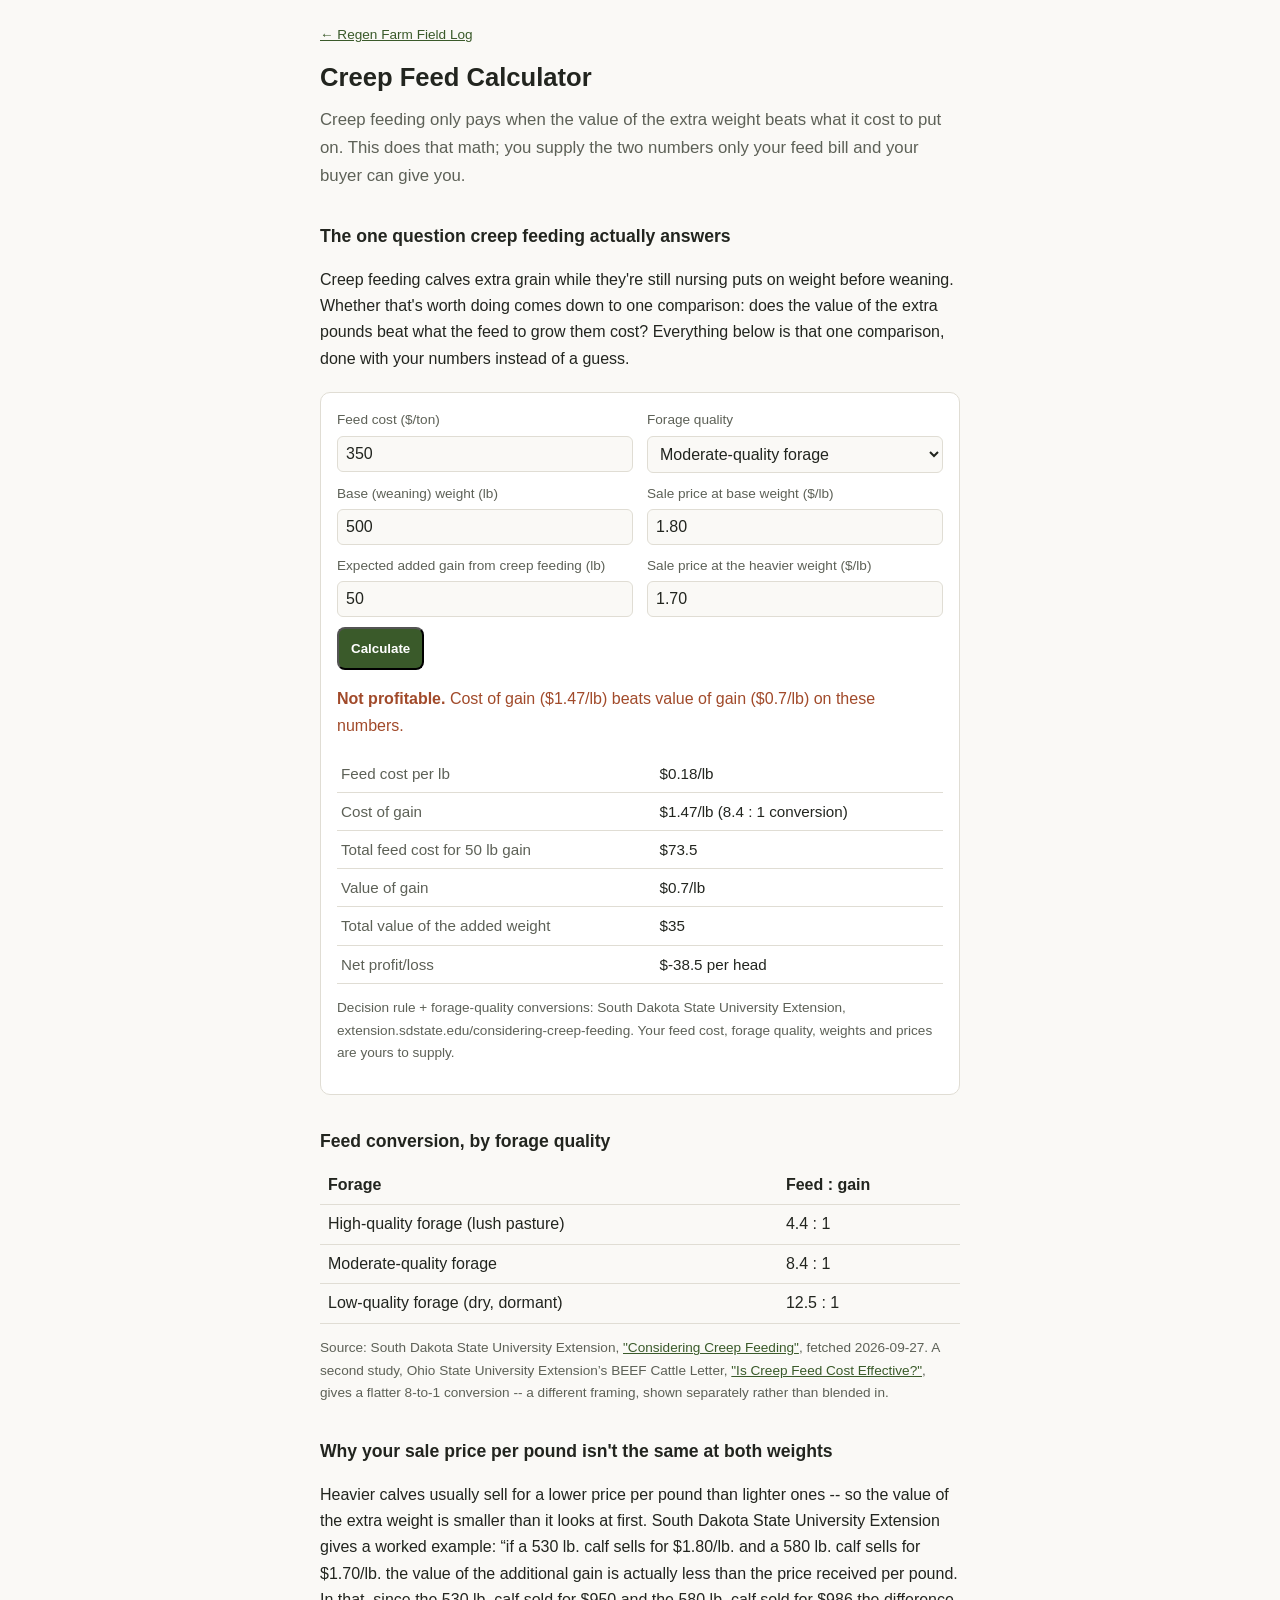
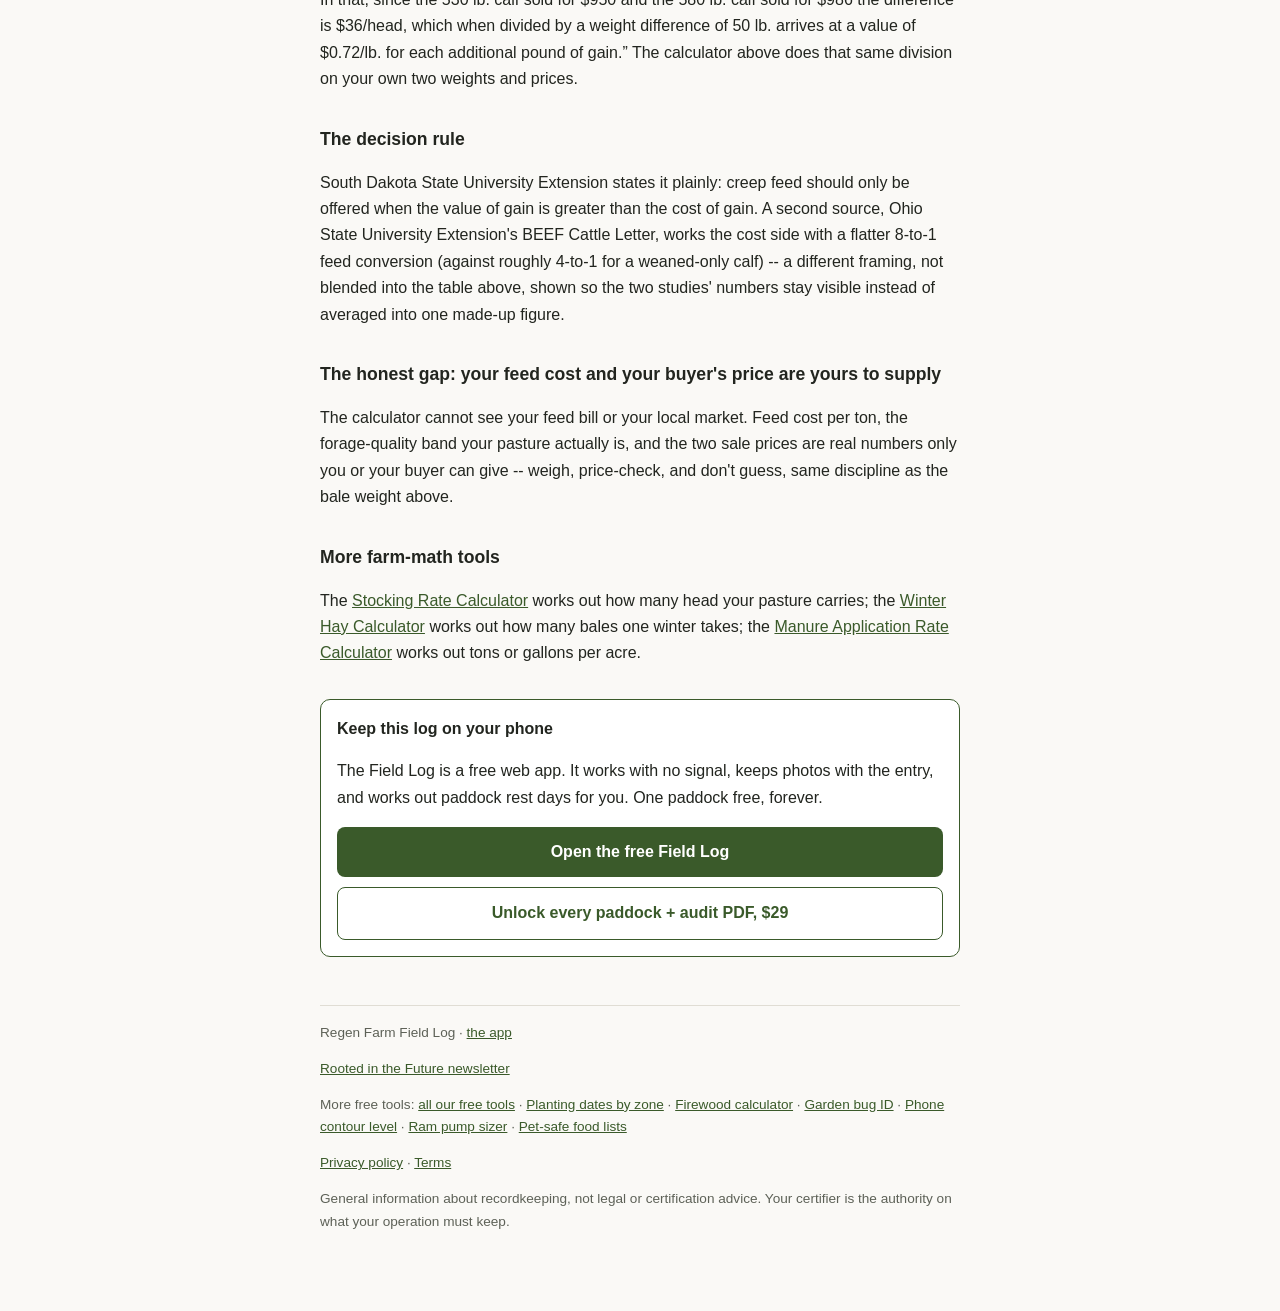
<file: creep-feed-calculator/index.html>
<!DOCTYPE html>
<html lang="en">
<head>
<meta charset="UTF-8">
<meta name="viewport" content="width=device-width, initial-scale=1.0">
<title>Creep Feed Calculator: Is Creep Feeding Your Calves Profitable</title>
<meta name="description" content="Free creep feed calculator. Enter your feed cost, forage quality, and expected weights/prices, get cost of gain vs value of gain and a straight profit or loss verdict. Sourced, not guessed.">
<link rel="canonical" href="https://fscholtesdowd.github.io/regen-farm-log/creep-feed-calculator/">
<!-- breadcrumb-schema-v1 -->
<script type="application/ld+json">{"@context": "https://schema.org", "@type": "BreadcrumbList", "itemListElement": [{"@type": "ListItem", "position": 1, "name": "Regen Farm Field Log", "item": "https://fscholtesdowd.github.io/regen-farm-log/"}, {"@type": "ListItem", "position": 2, "name": "Creep Feed Calculator", "item": "https://fscholtesdowd.github.io/regen-farm-log/creep-feed-calculator/"}]}</script>
<style>
  :root { --bg:#faf9f6; --surface:#fff; --text:#22251f; --dim:#5d6157;
           --accent:#3a5a2a; --border:#e0ddd4; }
  * { box-sizing: border-box; }
  body { margin:0; background:var(--bg); color:var(--text);
         font: 16px/1.65 -apple-system, BlinkMacSystemFont, "Segoe UI", Roboto, sans-serif; }
  .wrap { max-width: 42rem; margin: 0 auto; padding: 24px 16px 64px; }
  a { color: var(--accent); }
  h1 { font-size: 1.6rem; line-height:1.25; margin: 0 0 4px; }
  h2 { font-size: 1.1rem; margin: 32px 0 8px; }
  .lede { font-size: 1.05rem; color: var(--dim); margin: 12px 0 8px; }
  .cta { background: var(--surface); border:1px solid var(--accent);
          border-radius:10px; padding:16px; margin:32px 0; }
  .cta-title { font-weight:600; margin-bottom:6px; }
  .btn { display:block; text-align:center; background:var(--accent); color:#fff;
          text-decoration:none; padding:12px; border-radius:8px; margin-top:10px;
          font-weight:600; }
  .btn.alt { background:var(--surface); color:var(--accent); border:1px solid var(--accent); }
  ol.cfr { background:var(--surface); border:1px solid var(--border);
            border-radius:8px; padding:14px 14px 14px 32px; }
  ol.cfr li { margin-bottom:8px; }
  .src { font-size:0.85rem; color:var(--dim); }
  .calcbox { background:var(--surface); border:1px solid var(--border);
              border-radius:10px; padding:16px; margin:20px 0; }
  .calc-row { display:flex; gap:14px; flex-wrap:wrap; margin-bottom:10px; }
  .calc-row label { flex:1 1 220px; display:flex; flex-direction:column;
                      font-size:0.85rem; color:var(--dim); gap:4px; }
  .calc-row input, .calc-row select { font-size:1rem; padding:8px;
        border:1px solid var(--border); border-radius:6px;
        background:var(--bg); color:var(--text); }
  .calc-out { margin-top:14px; }
  .calc-out .ok { color:var(--accent); }
  .calc-out .warn { color:#a14a2a; }
  @media (prefers-color-scheme: dark) { .calc-out .warn { color:#e0a082; } }
  table.calc-table { width:100%; border-collapse:collapse; margin-top:6px; }
  table.calc-table td { padding:6px 4px; border-bottom:1px solid var(--border); font-size:0.95rem; }
  table.calc-table td:first-child { color:var(--dim); }
  table.aue { width:100%; border-collapse:collapse; margin:10px 0; }
  table.aue th, table.aue td { text-align:left; padding:6px 8px; border-bottom:1px solid var(--border); }
  nav.crumbs { font-size:0.85rem; margin-bottom:16px; }
  footer { margin-top:48px; border-top:1px solid var(--border); padding-top:16px;
            font-size:0.85rem; color:var(--dim); }
  @media (prefers-color-scheme: dark) {
    :root { --bg:#14161a; --surface:#1c1f24; --text:#e8e6e1; --dim:#9aa090;
             --accent:#8fbf6a; --border:#2a2f36; }
    .btn { color:#14161a; }
  }
</style>
<!-- OG-TWITTER-TAGS-2026-10-01 -->
<meta property="og:type" content="website">
<meta property="og:title" content="Creep Feed Calculator: Is Creep Feeding Your Calves Profitable">
<meta property="og:description" content="Free creep feed calculator. Enter your feed cost, forage quality, and expected weights/prices, get cost of gain vs value of gain and a straight profit or loss verdict. Sourced, not guessed.">
<meta property="og:url" content="https://fscholtesdowd.github.io/regen-farm-log/creep-feed-calculator/">
<meta property="og:image" content="https://fscholtesdowd.github.io/regen-farm-log/og-image.png">
<meta name="twitter:card" content="summary_large_image">
<meta name="twitter:title" content="Creep Feed Calculator: Is Creep Feeding Your Calves Profitable">
<meta name="twitter:description" content="Free creep feed calculator. Enter your feed cost, forage quality, and expected weights/prices, get cost of gain vs value of gain and a straight profit or loss verdict. Sourced, not guessed.">
<meta name="twitter:image" content="https://fscholtesdowd.github.io/regen-farm-log/og-image.png">
</head>
<body>
<div class="wrap">
<nav class="crumbs"><a href="https://fscholtesdowd.github.io/regen-farm-log/">&larr; Regen Farm Field Log</a></nav>
<h1>Creep Feed Calculator</h1>
<p class="lede">Creep feeding only pays when the value of the extra weight beats what it cost to put on. This does that math; you supply the two numbers only your feed bill and your buyer can give you.</p>
<h2>The one question creep feeding actually answers</h2>
<p>Creep feeding calves extra grain while they&#x27;re still nursing puts on weight before weaning. Whether that&#x27;s worth doing comes down to one comparison: does the value of the extra pounds beat what the feed to grow them cost? Everything below is that one comparison, done with your numbers instead of a guess.</p>

<div class="calcbox">
  <div class="calc-row">
    <label>Feed cost ($/ton)<input type="number" id="k-feedcost" min="1" step="any" value="350"></label>
    <label>Forage quality
      <select id="k-quality">
        <option value="4.4">High-quality forage (lush pasture)</option>
        <option value="8.4" selected>Moderate-quality forage</option>
        <option value="12.5">Low-quality forage (dry, dormant)</option>
      </select>
    </label>
  </div>
  <div class="calc-row">
    <label>Base (weaning) weight (lb)<input type="number" id="k-baseweight" min="1" step="any" value="500"></label>
    <label>Sale price at base weight ($/lb)<input type="number" id="k-baseprice" min="0.01" step="any" value="1.80"></label>
  </div>
  <div class="calc-row">
    <label>Expected added gain from creep feeding (lb)<input type="number" id="k-gain" min="1" step="any" value="50"></label>
    <label>Sale price at the heavier weight ($/lb)<input type="number" id="k-heavyprice" min="0.01" step="any" value="1.70"></label>
  </div>
  <button type="button" id="k-run" class="btn" style="margin-top:4px;">Calculate</button>
  <div id="k-out" class="calc-out" aria-live="polite"></div>
</div>
<script>
(function(){
  var $=function(id){return document.getElementById(id);};
  function fmt(n){return Math.round(n*100)/100;}
  function run(){
    var feedcost=parseFloat($('k-feedcost').value)||0;
    var conv=parseFloat($('k-quality').value)||8.4;
    var baseweight=parseFloat($('k-baseweight').value)||0;
    var baseprice=parseFloat($('k-baseprice').value)||0;
    var gain=parseFloat($('k-gain').value)||0;
    var heavyprice=parseFloat($('k-heavyprice').value)||0;
    var out=$('k-out');
    if(feedcost<=0||baseweight<=0||baseprice<=0||gain<=0||heavyprice<=0){
      out.innerHTML='<p class="warn">Enter a value greater than zero in every field.</p>';
      return;
    }
    var feedCostPerLb=feedcost/2000;
    var costOfGainPerLb=feedCostPerLb*conv;
    var totalFeedCost=costOfGainPerLb*gain;
    var heavyweight=baseweight+gain;
    var baseRevenue=baseweight*baseprice;
    var heavyRevenue=heavyweight*heavyprice;
    var valueOfGainTotal=heavyRevenue-baseRevenue;
    var valueOfGainPerLb=valueOfGainTotal/gain;
    var netProfit=valueOfGainTotal-totalFeedCost;
    var verdict = netProfit>0
      ? '<p class="ok"><strong>Profitable.</strong> Value of gain ($'+fmt(valueOfGainPerLb)+'/lb) beats cost of gain ($'+fmt(costOfGainPerLb)+'/lb) on these numbers.</p>'
      : '<p class="warn"><strong>Not profitable.</strong> Cost of gain ($'+fmt(costOfGainPerLb)+'/lb) beats value of gain ($'+fmt(valueOfGainPerLb)+'/lb) on these numbers.</p>';
    out.innerHTML =
      verdict +
      '<table class="calc-table"><tbody>'+
      '<tr><td>Feed cost per lb</td><td>$'+fmt(feedCostPerLb)+'/lb</td></tr>'+
      '<tr><td>Cost of gain</td><td>$'+fmt(costOfGainPerLb)+'/lb ('+conv+' : 1 conversion)</td></tr>'+
      '<tr><td>Total feed cost for '+gain+' lb gain</td><td>$'+fmt(totalFeedCost)+'</td></tr>'+
      '<tr><td>Value of gain</td><td>$'+fmt(valueOfGainPerLb)+'/lb</td></tr>'+
      '<tr><td>Total value of the added weight</td><td>$'+fmt(valueOfGainTotal)+'</td></tr>'+
      '<tr><td>Net profit/loss</td><td>$'+fmt(netProfit)+' per head</td></tr>'+
      '</tbody></table>'+
      '<p class="src">Decision rule + forage-quality conversions: South Dakota '+
      'State University Extension, extension.sdstate.edu/considering-creep-feeding. '+
      'Your feed cost, forage quality, weights and prices are yours to supply.</p>';
  }
  $('k-run').addEventListener('click', run);
  run();
})();
</script>

<h2>Feed conversion, by forage quality</h2>
<table class="aue"><thead><tr><th>Forage</th><th>Feed : gain</th></tr></thead><tbody>
  <tr><td>High-quality forage (lush pasture)</td><td>4.4 : 1</td></tr>
  <tr><td>Moderate-quality forage</td><td>8.4 : 1</td></tr>
  <tr><td>Low-quality forage (dry, dormant)</td><td>12.5 : 1</td></tr>
</tbody></table><p class="src">Source: South Dakota State University Extension, <a href="https://extension.sdstate.edu/considering-creep-feeding">"Considering Creep Feeding"</a>, fetched 2026-09-27. A second study, Ohio State University Extension’s BEEF Cattle Letter, <a href="https://u.osu.edu/beef/2000/05/10/is-creep-feed-cost-effective/">"Is Creep Feed Cost Effective?"</a>, gives a flatter 8-to-1 conversion -- a different framing, shown separately rather than blended in.</p>
<h2>Why your sale price per pound isn&#x27;t the same at both weights</h2>
<p>Heavier calves usually sell for a lower price per pound than lighter ones -- so the value of the extra weight is smaller than it looks at first. South Dakota State University Extension gives a worked example: “if a 530 lb. calf sells for $1.80/lb. and a 580 lb. calf sells for $1.70/lb. the value of the additional gain is actually less than the price received per pound. In that, since the 530 lb. calf sold for $950 and the 580 lb. calf sold for $986 the difference is $36/head, which when divided by a weight difference of 50 lb. arrives at a value of $0.72/lb. for each additional pound of gain.” The calculator above does that same division on your own two weights and prices.</p>
<h2>The decision rule</h2>
<p>South Dakota State University Extension states it plainly: creep feed should only be offered when the value of gain is greater than the cost of gain. A second source, Ohio State University Extension&#x27;s BEEF Cattle Letter, works the cost side with a flatter 8-to-1 feed conversion (against roughly 4-to-1 for a weaned-only calf) -- a different framing, not blended into the table above, shown so the two studies&#x27; numbers stay visible instead of averaged into one made-up figure.</p>
<h2>The honest gap: your feed cost and your buyer&#x27;s price are yours to supply</h2>
<p>The calculator cannot see your feed bill or your local market. Feed cost per ton, the forage-quality band your pasture actually is, and the two sale prices are real numbers only you or your buyer can give -- weigh, price-check, and don&#x27;t guess, same discipline as the bale weight above.</p>
<h2>More farm-math tools</h2>
<p>The <a href="https://fscholtesdowd.github.io/regen-farm-log/stocking-rate-calculator/">Stocking Rate Calculator</a> works out how many head your pasture carries; the <a href="https://fscholtesdowd.github.io/regen-farm-log/winter-hay-calculator/">Winter Hay Calculator</a> works out how many bales one winter takes; the <a href="https://fscholtesdowd.github.io/regen-farm-log/manure-application-calculator/">Manure Application Rate Calculator</a> works out tons or gallons per acre.</p>
<div class="cta">
  <div class="cta-title">Keep this log on your phone</div>
  <p>The Field Log is a free web app. It works with no signal, keeps photos with
  the entry, and works out paddock rest days for you. One paddock free, forever.</p>
  <a class="btn" href="https://fscholtesdowd.github.io/regen-farm-log/">Open the free Field Log</a>
  <a class="btn alt" href="https://wealthywellness0.gumroad.com/l/regenfieldlog">Unlock every paddock + audit PDF, $29</a>
</div>
<footer>
  Regen Farm Field Log &middot; <a href="https://fscholtesdowd.github.io/regen-farm-log/">the app</a>
  <p class="fine"><a href="https://rootedinthefuture.beehiiv.com/subscribe?utm_source=regen-farm-log&amp;utm_medium=web&amp;utm_content=footer">Rooted in the Future newsletter</a></p>
  <p class="fine">More free tools: <a href="https://fscholtesdowd.github.io/">all our free tools</a> &middot; <a href="https://fscholtesdowd.github.io/planting-dates/">Planting dates by zone</a> &middot; <a href="https://fscholtesdowd.github.io/firewood-calculator/">Firewood calculator</a> &middot; <a href="https://fscholtesdowd.github.io/good-bug-bad-bug/">Garden bug ID</a> &middot; <a href="https://fscholtesdowd.github.io/contour-level/">Phone contour level</a> &middot; <a href="https://fscholtesdowd.github.io/ram-pump-sizer/">Ram pump sizer</a> &middot; <a href="https://fscholtesdowd.github.io/pet-safe-foods/">Pet-safe food lists</a></p>
  <p class="fine"><a href="https://fscholtesdowd.github.io/privacy/">Privacy policy</a> &middot; <a href="https://fscholtesdowd.github.io/terms/">Terms</a></p>
  <p>General information about recordkeeping, not legal or certification advice.
  Your certifier is the authority on what your operation must keep.</p>
</footer>
</div>
</body>
</html>
</file>
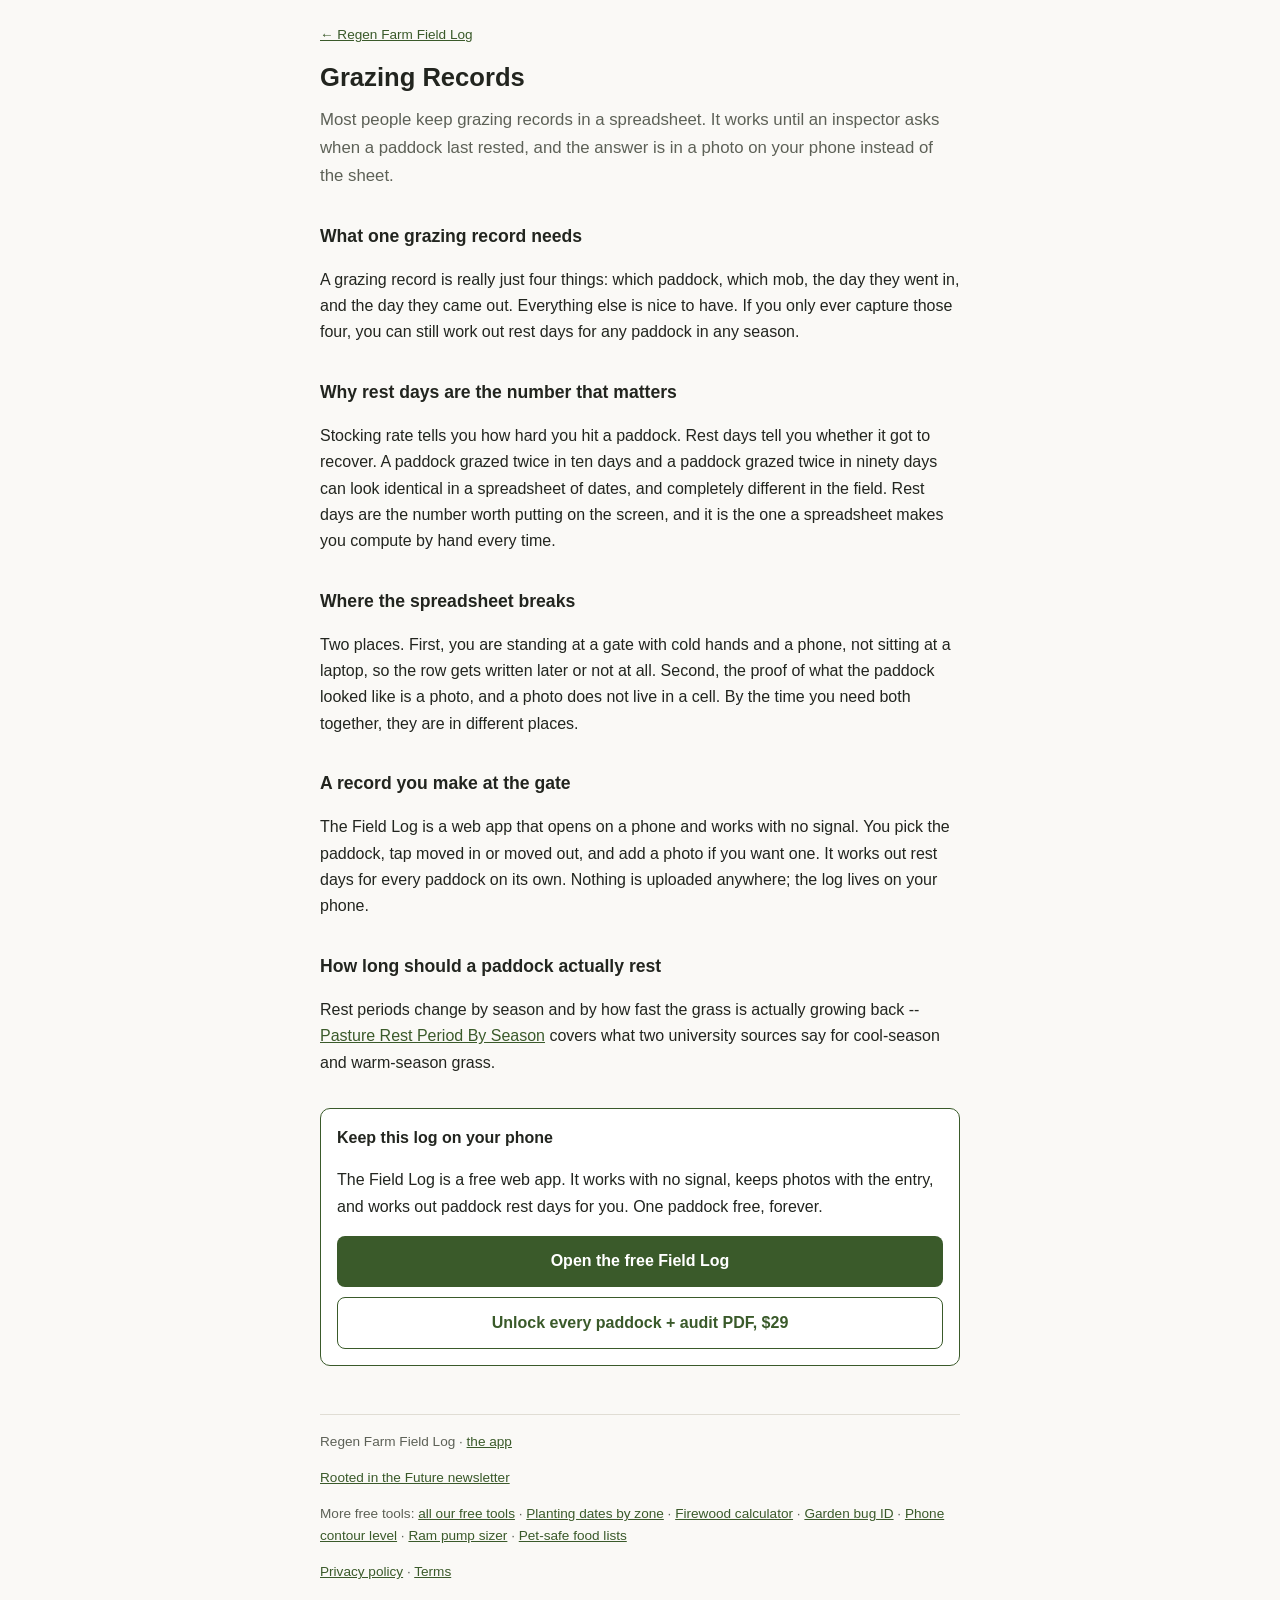
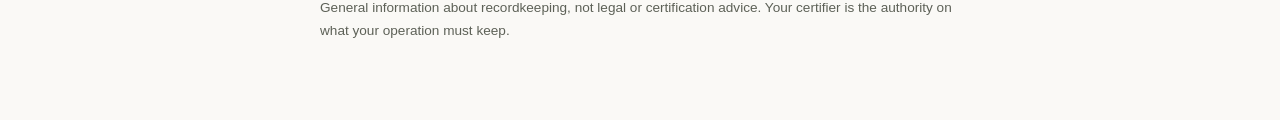
<file: grazing-records/index.html>
<!DOCTYPE html>
<html lang="en">
<head>
<meta charset="UTF-8">
<meta name="viewport" content="width=device-width, initial-scale=1.0">
<title>Grazing Records: What to Write Down Every Time You Move Stock</title>
<meta name="description" content="A plain list of what a grazing record needs, why a spreadsheet loses the photo and the date, and a free app that keeps both.">
<link rel="canonical" href="https://fscholtesdowd.github.io/regen-farm-log/grazing-records/">
<!-- breadcrumb-schema-v1 -->
<script type="application/ld+json">{"@context": "https://schema.org", "@type": "BreadcrumbList", "itemListElement": [{"@type": "ListItem", "position": 1, "name": "Regen Farm Field Log", "item": "https://fscholtesdowd.github.io/regen-farm-log/"}, {"@type": "ListItem", "position": 2, "name": "Grazing Records", "item": "https://fscholtesdowd.github.io/regen-farm-log/grazing-records/"}]}</script>
<style>
  :root { --bg:#faf9f6; --surface:#fff; --text:#22251f; --dim:#5d6157;
           --accent:#3a5a2a; --border:#e0ddd4; }
  * { box-sizing: border-box; }
  body { margin:0; background:var(--bg); color:var(--text);
         font: 16px/1.65 -apple-system, BlinkMacSystemFont, "Segoe UI", Roboto, sans-serif; }
  .wrap { max-width: 42rem; margin: 0 auto; padding: 24px 16px 64px; }
  a { color: var(--accent); }
  h1 { font-size: 1.6rem; line-height:1.25; margin: 0 0 4px; }
  h2 { font-size: 1.1rem; margin: 32px 0 8px; }
  .lede { font-size: 1.05rem; color: var(--dim); margin: 12px 0 8px; }
  .cta { background: var(--surface); border:1px solid var(--accent);
          border-radius:10px; padding:16px; margin:32px 0; }
  .cta-title { font-weight:600; margin-bottom:6px; }
  .btn { display:block; text-align:center; background:var(--accent); color:#fff;
          text-decoration:none; padding:12px; border-radius:8px; margin-top:10px;
          font-weight:600; }
  .btn.alt { background:var(--surface); color:var(--accent); border:1px solid var(--accent); }
  ol.cfr { background:var(--surface); border:1px solid var(--border);
            border-radius:8px; padding:14px 14px 14px 32px; }
  ol.cfr li { margin-bottom:8px; }
  .src { font-size:0.85rem; color:var(--dim); }
  .calcbox { background:var(--surface); border:1px solid var(--border);
              border-radius:10px; padding:16px; margin:20px 0; }
  .calc-row { display:flex; gap:14px; flex-wrap:wrap; margin-bottom:10px; }
  .calc-row label { flex:1 1 220px; display:flex; flex-direction:column;
                      font-size:0.85rem; color:var(--dim); gap:4px; }
  .calc-row input, .calc-row select { font-size:1rem; padding:8px;
        border:1px solid var(--border); border-radius:6px;
        background:var(--bg); color:var(--text); }
  .calc-out { margin-top:14px; }
  .calc-out .ok { color:var(--accent); }
  .calc-out .warn { color:#a14a2a; }
  @media (prefers-color-scheme: dark) { .calc-out .warn { color:#e0a082; } }
  table.calc-table { width:100%; border-collapse:collapse; margin-top:6px; }
  table.calc-table td { padding:6px 4px; border-bottom:1px solid var(--border); font-size:0.95rem; }
  table.calc-table td:first-child { color:var(--dim); }
  table.aue { width:100%; border-collapse:collapse; margin:10px 0; }
  table.aue th, table.aue td { text-align:left; padding:6px 8px; border-bottom:1px solid var(--border); }
  nav.crumbs { font-size:0.85rem; margin-bottom:16px; }
  footer { margin-top:48px; border-top:1px solid var(--border); padding-top:16px;
            font-size:0.85rem; color:var(--dim); }
  @media (prefers-color-scheme: dark) {
    :root { --bg:#14161a; --surface:#1c1f24; --text:#e8e6e1; --dim:#9aa090;
             --accent:#8fbf6a; --border:#2a2f36; }
    .btn { color:#14161a; }
  }
</style>
<!-- OG-TWITTER-TAGS-2026-10-01 -->
<meta property="og:type" content="website">
<meta property="og:title" content="Grazing Records: What to Write Down Every Time You Move Stock">
<meta property="og:description" content="A plain list of what a grazing record needs, why a spreadsheet loses the photo and the date, and a free app that keeps both.">
<meta property="og:url" content="https://fscholtesdowd.github.io/regen-farm-log/grazing-records/">
<meta property="og:image" content="https://fscholtesdowd.github.io/regen-farm-log/og-image.png">
<meta name="twitter:card" content="summary_large_image">
<meta name="twitter:title" content="Grazing Records: What to Write Down Every Time You Move Stock">
<meta name="twitter:description" content="A plain list of what a grazing record needs, why a spreadsheet loses the photo and the date, and a free app that keeps both.">
<meta name="twitter:image" content="https://fscholtesdowd.github.io/regen-farm-log/og-image.png">
</head>
<body>
<div class="wrap">
<nav class="crumbs"><a href="https://fscholtesdowd.github.io/regen-farm-log/">&larr; Regen Farm Field Log</a></nav>
<h1>Grazing Records</h1>
<p class="lede">Most people keep grazing records in a spreadsheet. It works until an inspector asks when a paddock last rested, and the answer is in a photo on your phone instead of the sheet.</p>
<h2>What one grazing record needs</h2>
<p>A grazing record is really just four things: which paddock, which mob, the day they went in, and the day they came out. Everything else is nice to have. If you only ever capture those four, you can still work out rest days for any paddock in any season.</p>
<h2>Why rest days are the number that matters</h2>
<p>Stocking rate tells you how hard you hit a paddock. Rest days tell you whether it got to recover. A paddock grazed twice in ten days and a paddock grazed twice in ninety days can look identical in a spreadsheet of dates, and completely different in the field. Rest days are the number worth putting on the screen, and it is the one a spreadsheet makes you compute by hand every time.</p>
<h2>Where the spreadsheet breaks</h2>
<p>Two places. First, you are standing at a gate with cold hands and a phone, not sitting at a laptop, so the row gets written later or not at all. Second, the proof of what the paddock looked like is a photo, and a photo does not live in a cell. By the time you need both together, they are in different places.</p>
<h2>A record you make at the gate</h2>
<p>The Field Log is a web app that opens on a phone and works with no signal. You pick the paddock, tap moved in or moved out, and add a photo if you want one. It works out rest days for every paddock on its own. Nothing is uploaded anywhere; the log lives on your phone.</p>
<h2>How long should a paddock actually rest</h2>
<p>Rest periods change by season and by how fast the grass is actually growing back -- <a href="https://fscholtesdowd.github.io/regen-farm-log/pasture-rest-period/">Pasture Rest Period By Season</a> covers what two university sources say for cool-season and warm-season grass.</p>
<div class="cta">
  <div class="cta-title">Keep this log on your phone</div>
  <p>The Field Log is a free web app. It works with no signal, keeps photos with
  the entry, and works out paddock rest days for you. One paddock free, forever.</p>
  <a class="btn" href="https://fscholtesdowd.github.io/regen-farm-log/">Open the free Field Log</a>
  <a class="btn alt" href="https://wealthywellness0.gumroad.com/l/regenfieldlog">Unlock every paddock + audit PDF, $29</a>
</div>
<footer>
  Regen Farm Field Log &middot; <a href="https://fscholtesdowd.github.io/regen-farm-log/">the app</a>
  <p class="fine"><a href="https://rootedinthefuture.beehiiv.com/subscribe?utm_source=regen-farm-log&amp;utm_medium=web&amp;utm_content=footer">Rooted in the Future newsletter</a></p>
  <p class="fine">More free tools: <a href="https://fscholtesdowd.github.io/">all our free tools</a> &middot; <a href="https://fscholtesdowd.github.io/planting-dates/">Planting dates by zone</a> &middot; <a href="https://fscholtesdowd.github.io/firewood-calculator/">Firewood calculator</a> &middot; <a href="https://fscholtesdowd.github.io/good-bug-bad-bug/">Garden bug ID</a> &middot; <a href="https://fscholtesdowd.github.io/contour-level/">Phone contour level</a> &middot; <a href="https://fscholtesdowd.github.io/ram-pump-sizer/">Ram pump sizer</a> &middot; <a href="https://fscholtesdowd.github.io/pet-safe-foods/">Pet-safe food lists</a></p>
  <p class="fine"><a href="https://fscholtesdowd.github.io/privacy/">Privacy policy</a> &middot; <a href="https://fscholtesdowd.github.io/terms/">Terms</a></p>
  <p>General information about recordkeeping, not legal or certification advice.
  Your certifier is the authority on what your operation must keep.</p>
</footer>
</div>
</body>
</html>
</file>
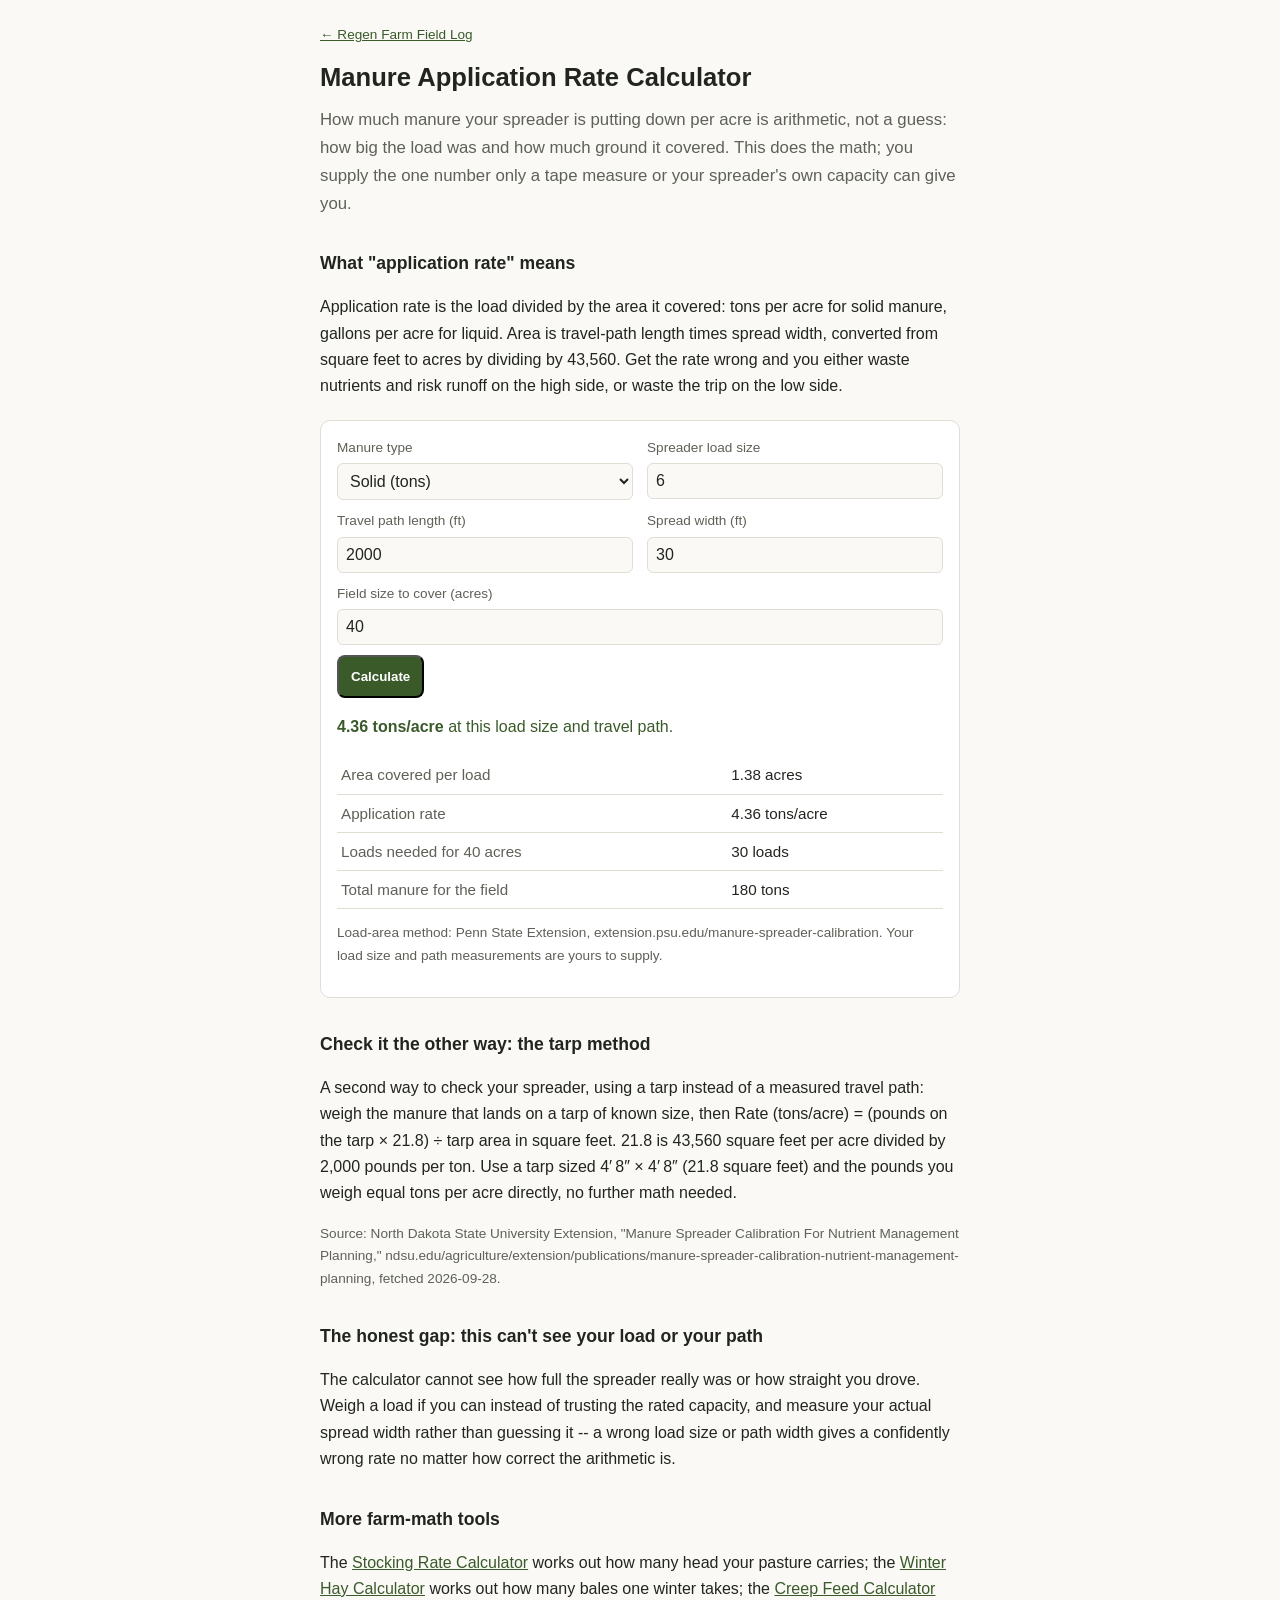
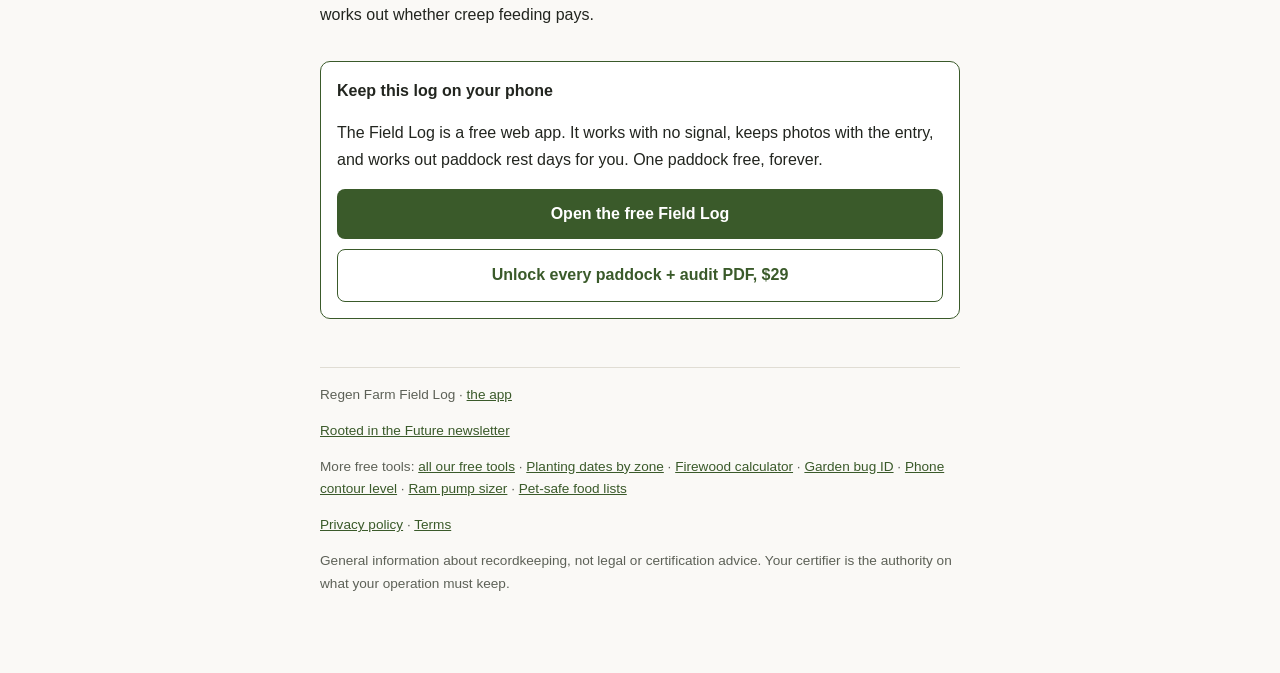
<file: manure-application-calculator/index.html>
<!DOCTYPE html>
<html lang="en">
<head>
<meta charset="UTF-8">
<meta name="viewport" content="width=device-width, initial-scale=1.0">
<title>Manure Application Rate Calculator: Tons or Gallons Per Acre</title>
<meta name="description" content="Free manure application rate calculator. Enter your spreader load and the ground it covered, get tons or gallons per acre, loads needed, and total manure for the field. Sourced, not guessed.">
<link rel="canonical" href="https://fscholtesdowd.github.io/regen-farm-log/manure-application-calculator/">
<!-- breadcrumb-schema-v1 -->
<script type="application/ld+json">{"@context": "https://schema.org", "@type": "BreadcrumbList", "itemListElement": [{"@type": "ListItem", "position": 1, "name": "Regen Farm Field Log", "item": "https://fscholtesdowd.github.io/regen-farm-log/"}, {"@type": "ListItem", "position": 2, "name": "Manure Application Rate Calculator", "item": "https://fscholtesdowd.github.io/regen-farm-log/manure-application-calculator/"}]}</script>
<style>
  :root { --bg:#faf9f6; --surface:#fff; --text:#22251f; --dim:#5d6157;
           --accent:#3a5a2a; --border:#e0ddd4; }
  * { box-sizing: border-box; }
  body { margin:0; background:var(--bg); color:var(--text);
         font: 16px/1.65 -apple-system, BlinkMacSystemFont, "Segoe UI", Roboto, sans-serif; }
  .wrap { max-width: 42rem; margin: 0 auto; padding: 24px 16px 64px; }
  a { color: var(--accent); }
  h1 { font-size: 1.6rem; line-height:1.25; margin: 0 0 4px; }
  h2 { font-size: 1.1rem; margin: 32px 0 8px; }
  .lede { font-size: 1.05rem; color: var(--dim); margin: 12px 0 8px; }
  .cta { background: var(--surface); border:1px solid var(--accent);
          border-radius:10px; padding:16px; margin:32px 0; }
  .cta-title { font-weight:600; margin-bottom:6px; }
  .btn { display:block; text-align:center; background:var(--accent); color:#fff;
          text-decoration:none; padding:12px; border-radius:8px; margin-top:10px;
          font-weight:600; }
  .btn.alt { background:var(--surface); color:var(--accent); border:1px solid var(--accent); }
  ol.cfr { background:var(--surface); border:1px solid var(--border);
            border-radius:8px; padding:14px 14px 14px 32px; }
  ol.cfr li { margin-bottom:8px; }
  .src { font-size:0.85rem; color:var(--dim); }
  .calcbox { background:var(--surface); border:1px solid var(--border);
              border-radius:10px; padding:16px; margin:20px 0; }
  .calc-row { display:flex; gap:14px; flex-wrap:wrap; margin-bottom:10px; }
  .calc-row label { flex:1 1 220px; display:flex; flex-direction:column;
                      font-size:0.85rem; color:var(--dim); gap:4px; }
  .calc-row input, .calc-row select { font-size:1rem; padding:8px;
        border:1px solid var(--border); border-radius:6px;
        background:var(--bg); color:var(--text); }
  .calc-out { margin-top:14px; }
  .calc-out .ok { color:var(--accent); }
  .calc-out .warn { color:#a14a2a; }
  @media (prefers-color-scheme: dark) { .calc-out .warn { color:#e0a082; } }
  table.calc-table { width:100%; border-collapse:collapse; margin-top:6px; }
  table.calc-table td { padding:6px 4px; border-bottom:1px solid var(--border); font-size:0.95rem; }
  table.calc-table td:first-child { color:var(--dim); }
  table.aue { width:100%; border-collapse:collapse; margin:10px 0; }
  table.aue th, table.aue td { text-align:left; padding:6px 8px; border-bottom:1px solid var(--border); }
  nav.crumbs { font-size:0.85rem; margin-bottom:16px; }
  footer { margin-top:48px; border-top:1px solid var(--border); padding-top:16px;
            font-size:0.85rem; color:var(--dim); }
  @media (prefers-color-scheme: dark) {
    :root { --bg:#14161a; --surface:#1c1f24; --text:#e8e6e1; --dim:#9aa090;
             --accent:#8fbf6a; --border:#2a2f36; }
    .btn { color:#14161a; }
  }
</style>
<!-- OG-TWITTER-TAGS-2026-10-01 -->
<meta property="og:type" content="website">
<meta property="og:title" content="Manure Application Rate Calculator: Tons or Gallons Per Acre">
<meta property="og:description" content="Free manure application rate calculator. Enter your spreader load and the ground it covered, get tons or gallons per acre, loads needed, and total manure for the field. Sourced, not guessed.">
<meta property="og:url" content="https://fscholtesdowd.github.io/regen-farm-log/manure-application-calculator/">
<meta property="og:image" content="https://fscholtesdowd.github.io/regen-farm-log/og-image.png">
<meta name="twitter:card" content="summary_large_image">
<meta name="twitter:title" content="Manure Application Rate Calculator: Tons or Gallons Per Acre">
<meta name="twitter:description" content="Free manure application rate calculator. Enter your spreader load and the ground it covered, get tons or gallons per acre, loads needed, and total manure for the field. Sourced, not guessed.">
<meta name="twitter:image" content="https://fscholtesdowd.github.io/regen-farm-log/og-image.png">
</head>
<body>
<div class="wrap">
<nav class="crumbs"><a href="https://fscholtesdowd.github.io/regen-farm-log/">&larr; Regen Farm Field Log</a></nav>
<h1>Manure Application Rate Calculator</h1>
<p class="lede">How much manure your spreader is putting down per acre is arithmetic, not a guess: how big the load was and how much ground it covered. This does the math; you supply the one number only a tape measure or your spreader's own capacity can give you.</p>
<h2>What &quot;application rate&quot; means</h2>
<p>Application rate is the load divided by the area it covered: tons per acre for solid manure, gallons per acre for liquid. Area is travel-path length times spread width, converted from square feet to acres by dividing by 43,560. Get the rate wrong and you either waste nutrients and risk runoff on the high side, or waste the trip on the low side.</p>

<div class="calcbox">
  <div class="calc-row">
    <label>Manure type
      <select id="m-unit">
        <option value="tons" selected>Solid (tons)</option>
        <option value="gal">Liquid (gallons)</option>
      </select>
    </label>
    <label>Spreader load size<input type="number" id="m-load" min="0.01" step="any" value="6"></label>
  </div>
  <div class="calc-row">
    <label>Travel path length (ft)<input type="number" id="m-length" min="1" step="any" value="2000"></label>
    <label>Spread width (ft)<input type="number" id="m-width" min="1" step="any" value="30"></label>
  </div>
  <div class="calc-row">
    <label>Field size to cover (acres)<input type="number" id="m-field" min="0.01" step="any" value="40"></label>
  </div>
  <button type="button" id="m-run" class="btn" style="margin-top:4px;">Calculate</button>
  <div id="m-out" class="calc-out" aria-live="polite"></div>
</div>
<script>
(function(){
  var $=function(id){return document.getElementById(id);};
  function fmt(n){return Math.round(n*100)/100;}
  function run(){
    var unit=$('m-unit').value;
    var load=parseFloat($('m-load').value)||0;
    var length=parseFloat($('m-length').value)||0;
    var width=parseFloat($('m-width').value)||0;
    var field=parseFloat($('m-field').value)||0;
    var out=$('m-out');
    if(load<=0||length<=0||width<=0||field<=0){
      out.innerHTML='<p class="warn">Enter a value greater than zero in every field.</p>';
      return;
    }
    var label = unit==='tons' ? 'tons' : 'gallons';
    var acresPerLoad=(length*width)/43560;
    var ratePerAcre=load/acresPerLoad;
    var loadsNeeded=Math.ceil(field/acresPerLoad);
    var totalNeeded=loadsNeeded*load;
    out.innerHTML =
      '<p class="ok"><strong>'+fmt(ratePerAcre)+' '+label+'/acre</strong> at this load size and travel path.</p>'+
      '<table class="calc-table"><tbody>'+
      '<tr><td>Area covered per load</td><td>'+fmt(acresPerLoad)+' acres</td></tr>'+
      '<tr><td>Application rate</td><td>'+fmt(ratePerAcre)+' '+label+'/acre</td></tr>'+
      '<tr><td>Loads needed for '+field+' acres</td><td>'+loadsNeeded+' loads</td></tr>'+
      '<tr><td>Total manure for the field</td><td>'+fmt(totalNeeded)+' '+label+'</td></tr>'+
      '</tbody></table>'+
      '<p class="src">Load-area method: Penn State Extension, '+
      'extension.psu.edu/manure-spreader-calibration. '+
      'Your load size and path measurements are yours to supply.</p>';
  }
  $('m-run').addEventListener('click', run);
  run();
})();
</script>

<h2>Check it the other way: the tarp method</h2>
<p>A second way to check your spreader, using a tarp instead of a measured travel path: weigh the manure that lands on a tarp of known size, then Rate (tons/acre) = (pounds on the tarp &times; 21.8) &divide; tarp area in square feet. 21.8 is 43,560 square feet per acre divided by 2,000 pounds per ton. Use a tarp sized 4′ 8″ &times; 4′ 8″ (21.8 square feet) and the pounds you weigh equal tons per acre directly, no further math needed.</p><p class="src">Source: North Dakota State University Extension, "Manure Spreader Calibration For Nutrient Management Planning," ndsu.edu/agriculture/extension/publications/manure-spreader-calibration-nutrient-management-planning, fetched 2026-09-28.</p>
<h2>The honest gap: this can&#x27;t see your load or your path</h2>
<p>The calculator cannot see how full the spreader really was or how straight you drove. Weigh a load if you can instead of trusting the rated capacity, and measure your actual spread width rather than guessing it -- a wrong load size or path width gives a confidently wrong rate no matter how correct the arithmetic is.</p>
<h2>More farm-math tools</h2>
<p>The <a href="https://fscholtesdowd.github.io/regen-farm-log/stocking-rate-calculator/">Stocking Rate Calculator</a> works out how many head your pasture carries; the <a href="https://fscholtesdowd.github.io/regen-farm-log/winter-hay-calculator/">Winter Hay Calculator</a> works out how many bales one winter takes; the <a href="https://fscholtesdowd.github.io/regen-farm-log/creep-feed-calculator/">Creep Feed Calculator</a> works out whether creep feeding pays.</p>
<div class="cta">
  <div class="cta-title">Keep this log on your phone</div>
  <p>The Field Log is a free web app. It works with no signal, keeps photos with
  the entry, and works out paddock rest days for you. One paddock free, forever.</p>
  <a class="btn" href="https://fscholtesdowd.github.io/regen-farm-log/">Open the free Field Log</a>
  <a class="btn alt" href="https://wealthywellness0.gumroad.com/l/regenfieldlog">Unlock every paddock + audit PDF, $29</a>
</div>
<footer>
  Regen Farm Field Log &middot; <a href="https://fscholtesdowd.github.io/regen-farm-log/">the app</a>
  <p class="fine"><a href="https://rootedinthefuture.beehiiv.com/subscribe?utm_source=regen-farm-log&amp;utm_medium=web&amp;utm_content=footer">Rooted in the Future newsletter</a></p>
  <p class="fine">More free tools: <a href="https://fscholtesdowd.github.io/">all our free tools</a> &middot; <a href="https://fscholtesdowd.github.io/planting-dates/">Planting dates by zone</a> &middot; <a href="https://fscholtesdowd.github.io/firewood-calculator/">Firewood calculator</a> &middot; <a href="https://fscholtesdowd.github.io/good-bug-bad-bug/">Garden bug ID</a> &middot; <a href="https://fscholtesdowd.github.io/contour-level/">Phone contour level</a> &middot; <a href="https://fscholtesdowd.github.io/ram-pump-sizer/">Ram pump sizer</a> &middot; <a href="https://fscholtesdowd.github.io/pet-safe-foods/">Pet-safe food lists</a></p>
  <p class="fine"><a href="https://fscholtesdowd.github.io/privacy/">Privacy policy</a> &middot; <a href="https://fscholtesdowd.github.io/terms/">Terms</a></p>
  <p>General information about recordkeeping, not legal or certification advice.
  Your certifier is the authority on what your operation must keep.</p>
</footer>
</div>
</body>
</html>
</file>
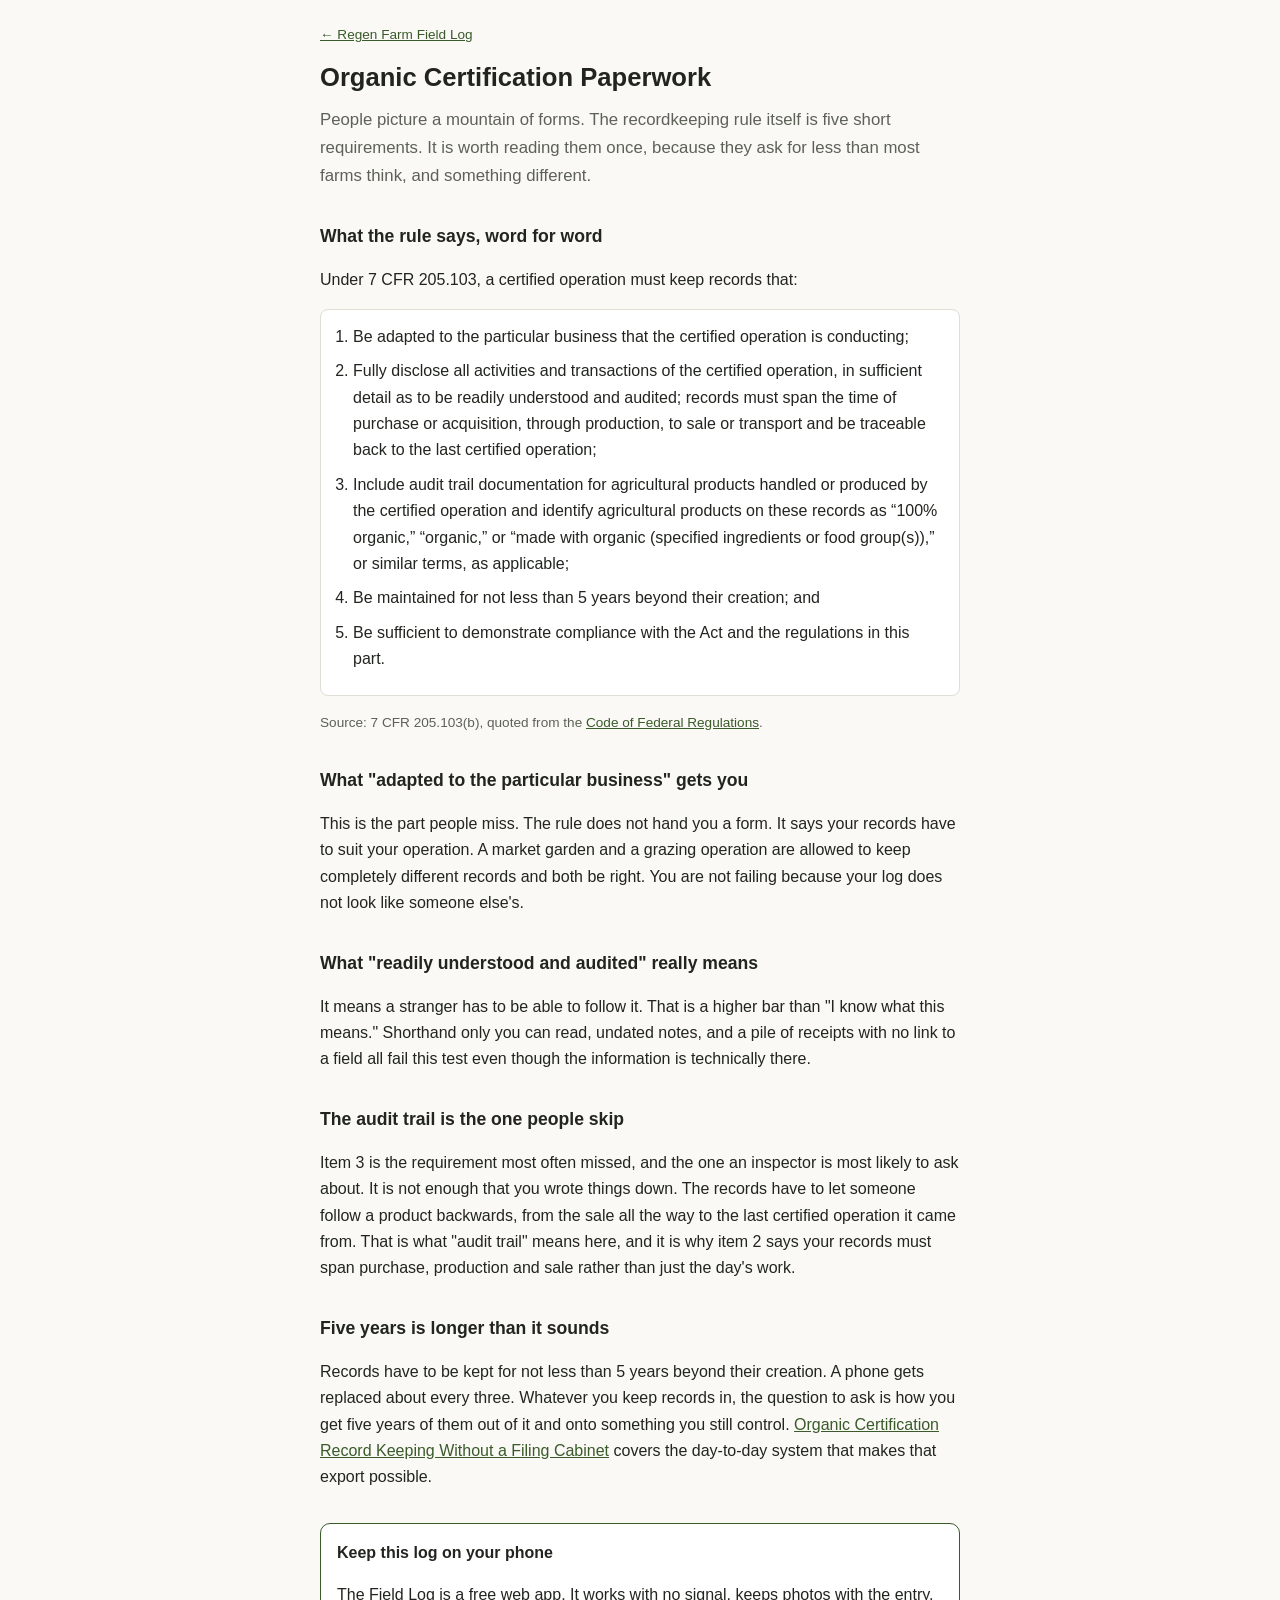
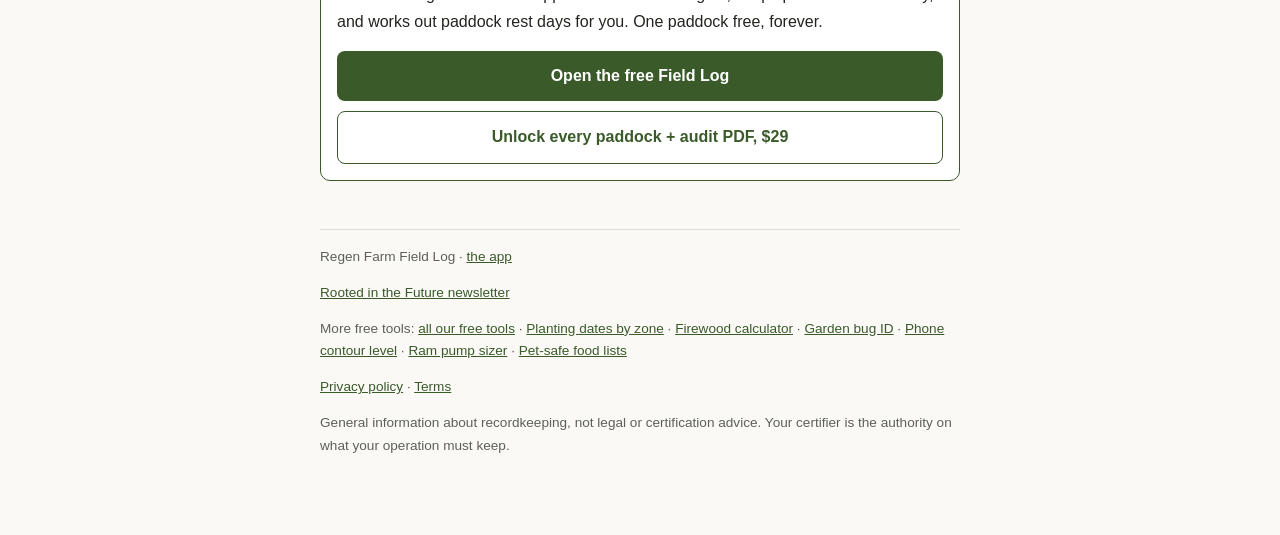
<file: organic-certification-paperwork/index.html>
<!DOCTYPE html>
<html lang="en">
<head>
<meta charset="UTF-8">
<meta name="viewport" content="width=device-width, initial-scale=1.0">
<title>Organic Certification Paperwork: What the Rule Actually Asks For</title>
<meta name="description" content="The five things 7 CFR 205.103 requires of your records, quoted in full, plus what each one means for a small farm keeping records by hand.">
<link rel="canonical" href="https://fscholtesdowd.github.io/regen-farm-log/organic-certification-paperwork/">
<!-- breadcrumb-schema-v1 -->
<script type="application/ld+json">{"@context": "https://schema.org", "@type": "BreadcrumbList", "itemListElement": [{"@type": "ListItem", "position": 1, "name": "Regen Farm Field Log", "item": "https://fscholtesdowd.github.io/regen-farm-log/"}, {"@type": "ListItem", "position": 2, "name": "Organic Certification Paperwork", "item": "https://fscholtesdowd.github.io/regen-farm-log/organic-certification-paperwork/"}]}</script>
<style>
  :root { --bg:#faf9f6; --surface:#fff; --text:#22251f; --dim:#5d6157;
           --accent:#3a5a2a; --border:#e0ddd4; }
  * { box-sizing: border-box; }
  body { margin:0; background:var(--bg); color:var(--text);
         font: 16px/1.65 -apple-system, BlinkMacSystemFont, "Segoe UI", Roboto, sans-serif; }
  .wrap { max-width: 42rem; margin: 0 auto; padding: 24px 16px 64px; }
  a { color: var(--accent); }
  h1 { font-size: 1.6rem; line-height:1.25; margin: 0 0 4px; }
  h2 { font-size: 1.1rem; margin: 32px 0 8px; }
  .lede { font-size: 1.05rem; color: var(--dim); margin: 12px 0 8px; }
  .cta { background: var(--surface); border:1px solid var(--accent);
          border-radius:10px; padding:16px; margin:32px 0; }
  .cta-title { font-weight:600; margin-bottom:6px; }
  .btn { display:block; text-align:center; background:var(--accent); color:#fff;
          text-decoration:none; padding:12px; border-radius:8px; margin-top:10px;
          font-weight:600; }
  .btn.alt { background:var(--surface); color:var(--accent); border:1px solid var(--accent); }
  ol.cfr { background:var(--surface); border:1px solid var(--border);
            border-radius:8px; padding:14px 14px 14px 32px; }
  ol.cfr li { margin-bottom:8px; }
  .src { font-size:0.85rem; color:var(--dim); }
  .calcbox { background:var(--surface); border:1px solid var(--border);
              border-radius:10px; padding:16px; margin:20px 0; }
  .calc-row { display:flex; gap:14px; flex-wrap:wrap; margin-bottom:10px; }
  .calc-row label { flex:1 1 220px; display:flex; flex-direction:column;
                      font-size:0.85rem; color:var(--dim); gap:4px; }
  .calc-row input, .calc-row select { font-size:1rem; padding:8px;
        border:1px solid var(--border); border-radius:6px;
        background:var(--bg); color:var(--text); }
  .calc-out { margin-top:14px; }
  .calc-out .ok { color:var(--accent); }
  .calc-out .warn { color:#a14a2a; }
  @media (prefers-color-scheme: dark) { .calc-out .warn { color:#e0a082; } }
  table.calc-table { width:100%; border-collapse:collapse; margin-top:6px; }
  table.calc-table td { padding:6px 4px; border-bottom:1px solid var(--border); font-size:0.95rem; }
  table.calc-table td:first-child { color:var(--dim); }
  table.aue { width:100%; border-collapse:collapse; margin:10px 0; }
  table.aue th, table.aue td { text-align:left; padding:6px 8px; border-bottom:1px solid var(--border); }
  nav.crumbs { font-size:0.85rem; margin-bottom:16px; }
  footer { margin-top:48px; border-top:1px solid var(--border); padding-top:16px;
            font-size:0.85rem; color:var(--dim); }
  @media (prefers-color-scheme: dark) {
    :root { --bg:#14161a; --surface:#1c1f24; --text:#e8e6e1; --dim:#9aa090;
             --accent:#8fbf6a; --border:#2a2f36; }
    .btn { color:#14161a; }
  }
</style>
<!-- OG-TWITTER-TAGS-2026-10-01 -->
<meta property="og:type" content="website">
<meta property="og:title" content="Organic Certification Paperwork: What the Rule Actually Asks For">
<meta property="og:description" content="The five things 7 CFR 205.103 requires of your records, quoted in full, plus what each one means for a small farm keeping records by hand.">
<meta property="og:url" content="https://fscholtesdowd.github.io/regen-farm-log/organic-certification-paperwork/">
<meta property="og:image" content="https://fscholtesdowd.github.io/regen-farm-log/og-image.png">
<meta name="twitter:card" content="summary_large_image">
<meta name="twitter:title" content="Organic Certification Paperwork: What the Rule Actually Asks For">
<meta name="twitter:description" content="The five things 7 CFR 205.103 requires of your records, quoted in full, plus what each one means for a small farm keeping records by hand.">
<meta name="twitter:image" content="https://fscholtesdowd.github.io/regen-farm-log/og-image.png">
</head>
<body>
<div class="wrap">
<nav class="crumbs"><a href="https://fscholtesdowd.github.io/regen-farm-log/">&larr; Regen Farm Field Log</a></nav>
<h1>Organic Certification Paperwork</h1>
<p class="lede">People picture a mountain of forms. The recordkeeping rule itself is five short requirements. It is worth reading them once, because they ask for less than most farms think, and something different.</p>
<h2>What the rule says, word for word</h2>
<p>Under 7 CFR 205.103, a certified operation must keep records that:</p>
<ol class="cfr">
  <li>Be adapted to the particular business that the certified operation is conducting;</li>
  <li>Fully disclose all activities and transactions of the certified operation, in sufficient detail as to be readily understood and audited; records must span the time of purchase or acquisition, through production, to sale or transport and be traceable back to the last certified operation;</li>
  <li>Include audit trail documentation for agricultural products handled or produced by the certified operation and identify agricultural products on these records as “100% organic,” “organic,” or “made with organic (specified ingredients or food group(s)),” or similar terms, as applicable;</li>
  <li>Be maintained for not less than 5 years beyond their creation; and</li>
  <li>Be sufficient to demonstrate compliance with the Act and the regulations in this part.</li>
</ol>
<p class="src">Source: 7 CFR 205.103(b), quoted from the <a href="https://www.govinfo.gov/content/pkg/CFR-2024-title7-vol3/xml/CFR-2024-title7-vol3-sec205-103.xml">Code of Federal Regulations</a>.</p>
<h2>What &quot;adapted to the particular business&quot; gets you</h2>
<p>This is the part people miss. The rule does not hand you a form. It says your records have to suit your operation. A market garden and a grazing operation are allowed to keep completely different records and both be right. You are not failing because your log does not look like someone else&#x27;s.</p>
<h2>What &quot;readily understood and audited&quot; really means</h2>
<p>It means a stranger has to be able to follow it. That is a higher bar than &quot;I know what this means.&quot; Shorthand only you can read, undated notes, and a pile of receipts with no link to a field all fail this test even though the information is technically there.</p>
<h2>The audit trail is the one people skip</h2>
<p>Item 3 is the requirement most often missed, and the one an inspector is most likely to ask about. It is not enough that you wrote things down. The records have to let someone follow a product backwards, from the sale all the way to the last certified operation it came from. That is what &quot;audit trail&quot; means here, and it is why item 2 says your records must span purchase, production and sale rather than just the day&#x27;s work.</p>
<h2>Five years is longer than it sounds</h2>
<p>Records have to be kept for not less than 5 years beyond their creation. A phone gets replaced about every three. Whatever you keep records in, the question to ask is how you get five years of them out of it and onto something you still control. <a href="https://fscholtesdowd.github.io/regen-farm-log/organic-certification-recordkeeping/">Organic Certification Record Keeping Without a Filing Cabinet</a> covers the day-to-day system that makes that export possible.</p>
<div class="cta">
  <div class="cta-title">Keep this log on your phone</div>
  <p>The Field Log is a free web app. It works with no signal, keeps photos with
  the entry, and works out paddock rest days for you. One paddock free, forever.</p>
  <a class="btn" href="https://fscholtesdowd.github.io/regen-farm-log/">Open the free Field Log</a>
  <a class="btn alt" href="https://wealthywellness0.gumroad.com/l/regenfieldlog">Unlock every paddock + audit PDF, $29</a>
</div>
<footer>
  Regen Farm Field Log &middot; <a href="https://fscholtesdowd.github.io/regen-farm-log/">the app</a>
  <p class="fine"><a href="https://rootedinthefuture.beehiiv.com/subscribe?utm_source=regen-farm-log&amp;utm_medium=web&amp;utm_content=footer">Rooted in the Future newsletter</a></p>
  <p class="fine">More free tools: <a href="https://fscholtesdowd.github.io/">all our free tools</a> &middot; <a href="https://fscholtesdowd.github.io/planting-dates/">Planting dates by zone</a> &middot; <a href="https://fscholtesdowd.github.io/firewood-calculator/">Firewood calculator</a> &middot; <a href="https://fscholtesdowd.github.io/good-bug-bad-bug/">Garden bug ID</a> &middot; <a href="https://fscholtesdowd.github.io/contour-level/">Phone contour level</a> &middot; <a href="https://fscholtesdowd.github.io/ram-pump-sizer/">Ram pump sizer</a> &middot; <a href="https://fscholtesdowd.github.io/pet-safe-foods/">Pet-safe food lists</a></p>
  <p class="fine"><a href="https://fscholtesdowd.github.io/privacy/">Privacy policy</a> &middot; <a href="https://fscholtesdowd.github.io/terms/">Terms</a></p>
  <p>General information about recordkeeping, not legal or certification advice.
  Your certifier is the authority on what your operation must keep.</p>
</footer>
</div>
</body>
</html>
</file>
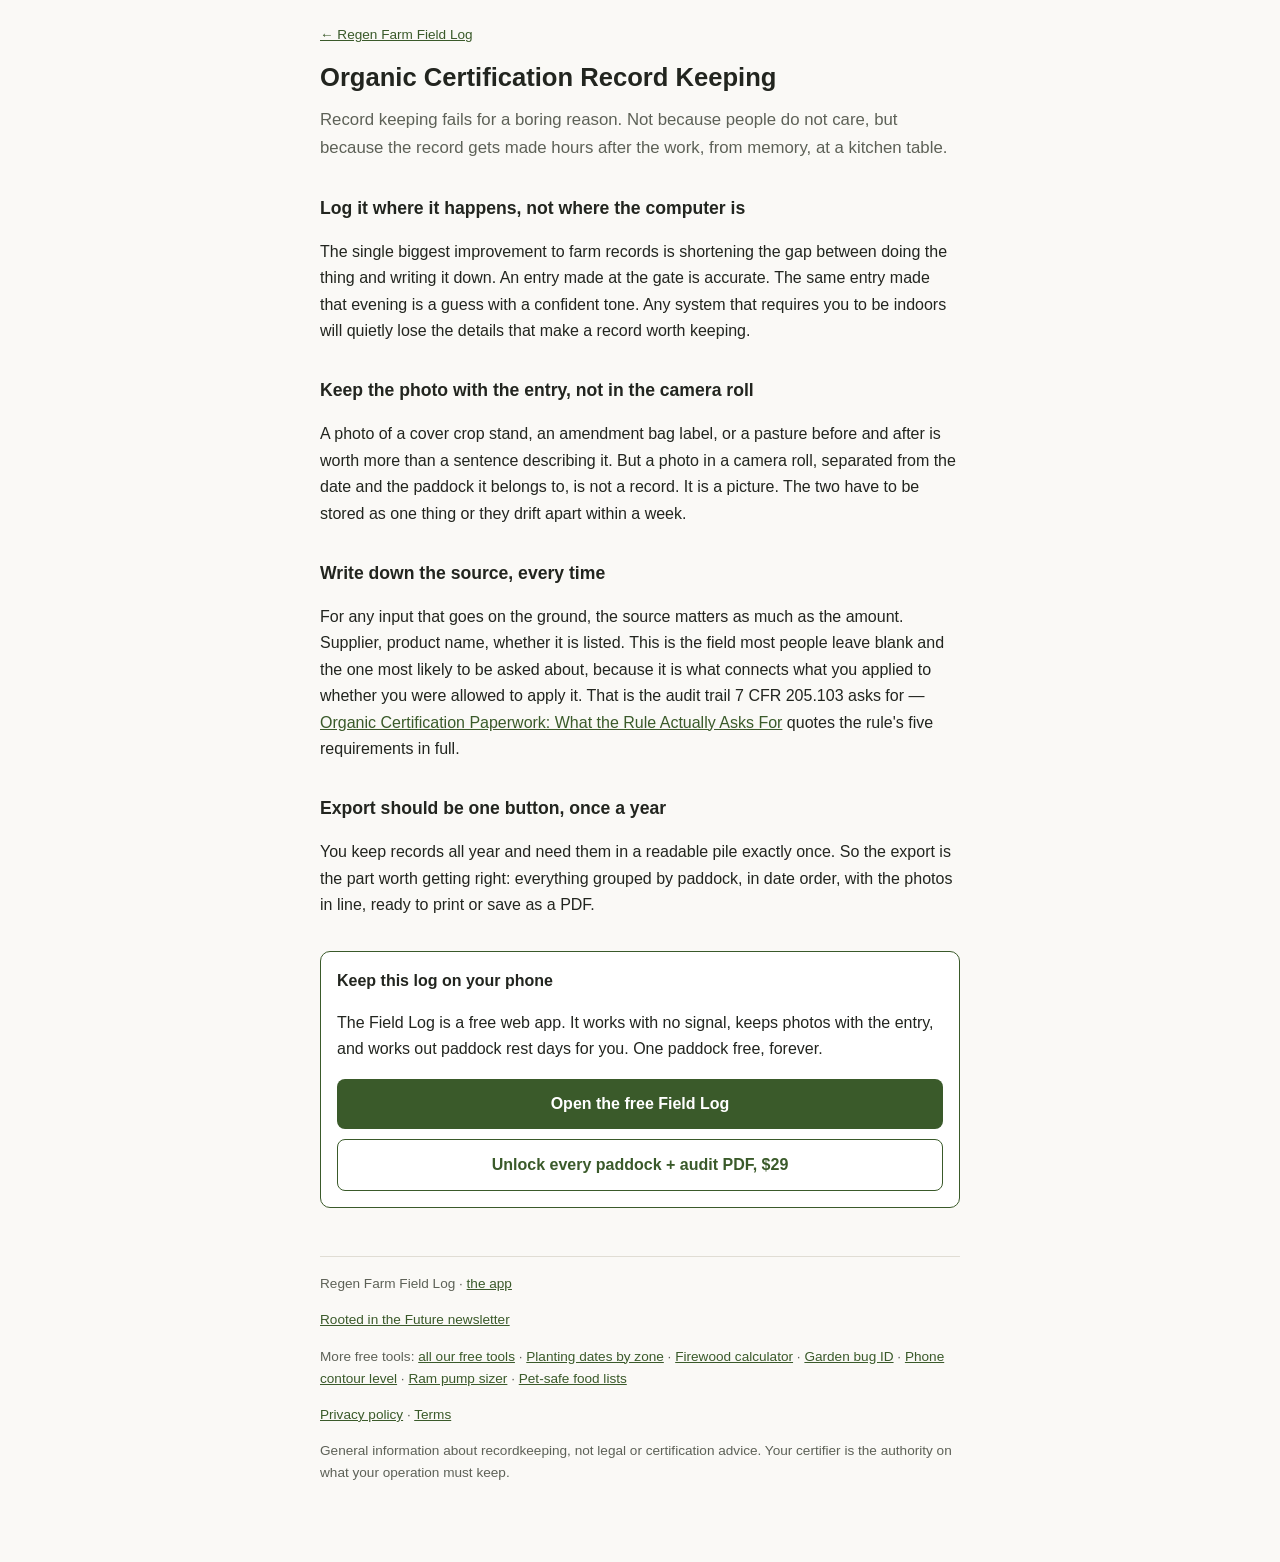
<file: organic-certification-recordkeeping/index.html>
<!DOCTYPE html>
<html lang="en">
<head>
<meta charset="UTF-8">
<meta name="viewport" content="width=device-width, initial-scale=1.0">
<title>Organic Certification Record Keeping Without a Filing Cabinet</title>
<meta name="description" content="A small-farm system for organic record keeping: log at the moment it happens, keep the photo with the entry, export when asked.">
<link rel="canonical" href="https://fscholtesdowd.github.io/regen-farm-log/organic-certification-recordkeeping/">
<!-- breadcrumb-schema-v1 -->
<script type="application/ld+json">{"@context": "https://schema.org", "@type": "BreadcrumbList", "itemListElement": [{"@type": "ListItem", "position": 1, "name": "Regen Farm Field Log", "item": "https://fscholtesdowd.github.io/regen-farm-log/"}, {"@type": "ListItem", "position": 2, "name": "Organic Certification Record Keeping", "item": "https://fscholtesdowd.github.io/regen-farm-log/organic-certification-recordkeeping/"}]}</script>
<style>
  :root { --bg:#faf9f6; --surface:#fff; --text:#22251f; --dim:#5d6157;
           --accent:#3a5a2a; --border:#e0ddd4; }
  * { box-sizing: border-box; }
  body { margin:0; background:var(--bg); color:var(--text);
         font: 16px/1.65 -apple-system, BlinkMacSystemFont, "Segoe UI", Roboto, sans-serif; }
  .wrap { max-width: 42rem; margin: 0 auto; padding: 24px 16px 64px; }
  a { color: var(--accent); }
  h1 { font-size: 1.6rem; line-height:1.25; margin: 0 0 4px; }
  h2 { font-size: 1.1rem; margin: 32px 0 8px; }
  .lede { font-size: 1.05rem; color: var(--dim); margin: 12px 0 8px; }
  .cta { background: var(--surface); border:1px solid var(--accent);
          border-radius:10px; padding:16px; margin:32px 0; }
  .cta-title { font-weight:600; margin-bottom:6px; }
  .btn { display:block; text-align:center; background:var(--accent); color:#fff;
          text-decoration:none; padding:12px; border-radius:8px; margin-top:10px;
          font-weight:600; }
  .btn.alt { background:var(--surface); color:var(--accent); border:1px solid var(--accent); }
  ol.cfr { background:var(--surface); border:1px solid var(--border);
            border-radius:8px; padding:14px 14px 14px 32px; }
  ol.cfr li { margin-bottom:8px; }
  .src { font-size:0.85rem; color:var(--dim); }
  .calcbox { background:var(--surface); border:1px solid var(--border);
              border-radius:10px; padding:16px; margin:20px 0; }
  .calc-row { display:flex; gap:14px; flex-wrap:wrap; margin-bottom:10px; }
  .calc-row label { flex:1 1 220px; display:flex; flex-direction:column;
                      font-size:0.85rem; color:var(--dim); gap:4px; }
  .calc-row input, .calc-row select { font-size:1rem; padding:8px;
        border:1px solid var(--border); border-radius:6px;
        background:var(--bg); color:var(--text); }
  .calc-out { margin-top:14px; }
  .calc-out .ok { color:var(--accent); }
  .calc-out .warn { color:#a14a2a; }
  @media (prefers-color-scheme: dark) { .calc-out .warn { color:#e0a082; } }
  table.calc-table { width:100%; border-collapse:collapse; margin-top:6px; }
  table.calc-table td { padding:6px 4px; border-bottom:1px solid var(--border); font-size:0.95rem; }
  table.calc-table td:first-child { color:var(--dim); }
  table.aue { width:100%; border-collapse:collapse; margin:10px 0; }
  table.aue th, table.aue td { text-align:left; padding:6px 8px; border-bottom:1px solid var(--border); }
  nav.crumbs { font-size:0.85rem; margin-bottom:16px; }
  footer { margin-top:48px; border-top:1px solid var(--border); padding-top:16px;
            font-size:0.85rem; color:var(--dim); }
  @media (prefers-color-scheme: dark) {
    :root { --bg:#14161a; --surface:#1c1f24; --text:#e8e6e1; --dim:#9aa090;
             --accent:#8fbf6a; --border:#2a2f36; }
    .btn { color:#14161a; }
  }
</style>
<!-- OG-TWITTER-TAGS-2026-10-01 -->
<meta property="og:type" content="website">
<meta property="og:title" content="Organic Certification Record Keeping Without a Filing Cabinet">
<meta property="og:description" content="A small-farm system for organic record keeping: log at the moment it happens, keep the photo with the entry, export when asked.">
<meta property="og:url" content="https://fscholtesdowd.github.io/regen-farm-log/organic-certification-recordkeeping/">
<meta property="og:image" content="https://fscholtesdowd.github.io/regen-farm-log/og-image.png">
<meta name="twitter:card" content="summary_large_image">
<meta name="twitter:title" content="Organic Certification Record Keeping Without a Filing Cabinet">
<meta name="twitter:description" content="A small-farm system for organic record keeping: log at the moment it happens, keep the photo with the entry, export when asked.">
<meta name="twitter:image" content="https://fscholtesdowd.github.io/regen-farm-log/og-image.png">
</head>
<body>
<div class="wrap">
<nav class="crumbs"><a href="https://fscholtesdowd.github.io/regen-farm-log/">&larr; Regen Farm Field Log</a></nav>
<h1>Organic Certification Record Keeping</h1>
<p class="lede">Record keeping fails for a boring reason. Not because people do not care, but because the record gets made hours after the work, from memory, at a kitchen table.</p>
<h2>Log it where it happens, not where the computer is</h2>
<p>The single biggest improvement to farm records is shortening the gap between doing the thing and writing it down. An entry made at the gate is accurate. The same entry made that evening is a guess with a confident tone. Any system that requires you to be indoors will quietly lose the details that make a record worth keeping.</p>
<h2>Keep the photo with the entry, not in the camera roll</h2>
<p>A photo of a cover crop stand, an amendment bag label, or a pasture before and after is worth more than a sentence describing it. But a photo in a camera roll, separated from the date and the paddock it belongs to, is not a record. It is a picture. The two have to be stored as one thing or they drift apart within a week.</p>
<h2>Write down the source, every time</h2>
<p>For any input that goes on the ground, the source matters as much as the amount. Supplier, product name, whether it is listed. This is the field most people leave blank and the one most likely to be asked about, because it is what connects what you applied to whether you were allowed to apply it. That is the audit trail 7 CFR 205.103 asks for — <a href="https://fscholtesdowd.github.io/regen-farm-log/organic-certification-paperwork/">Organic Certification Paperwork: What the Rule Actually Asks For</a> quotes the rule's five requirements in full.</p>
<h2>Export should be one button, once a year</h2>
<p>You keep records all year and need them in a readable pile exactly once. So the export is the part worth getting right: everything grouped by paddock, in date order, with the photos in line, ready to print or save as a PDF.</p>
<div class="cta">
  <div class="cta-title">Keep this log on your phone</div>
  <p>The Field Log is a free web app. It works with no signal, keeps photos with
  the entry, and works out paddock rest days for you. One paddock free, forever.</p>
  <a class="btn" href="https://fscholtesdowd.github.io/regen-farm-log/">Open the free Field Log</a>
  <a class="btn alt" href="https://wealthywellness0.gumroad.com/l/regenfieldlog">Unlock every paddock + audit PDF, $29</a>
</div>
<footer>
  Regen Farm Field Log &middot; <a href="https://fscholtesdowd.github.io/regen-farm-log/">the app</a>
  <p class="fine"><a href="https://rootedinthefuture.beehiiv.com/subscribe?utm_source=regen-farm-log&amp;utm_medium=web&amp;utm_content=footer">Rooted in the Future newsletter</a></p>
  <p class="fine">More free tools: <a href="https://fscholtesdowd.github.io/">all our free tools</a> &middot; <a href="https://fscholtesdowd.github.io/planting-dates/">Planting dates by zone</a> &middot; <a href="https://fscholtesdowd.github.io/firewood-calculator/">Firewood calculator</a> &middot; <a href="https://fscholtesdowd.github.io/good-bug-bad-bug/">Garden bug ID</a> &middot; <a href="https://fscholtesdowd.github.io/contour-level/">Phone contour level</a> &middot; <a href="https://fscholtesdowd.github.io/ram-pump-sizer/">Ram pump sizer</a> &middot; <a href="https://fscholtesdowd.github.io/pet-safe-foods/">Pet-safe food lists</a></p>
  <p class="fine"><a href="https://fscholtesdowd.github.io/privacy/">Privacy policy</a> &middot; <a href="https://fscholtesdowd.github.io/terms/">Terms</a></p>
  <p>General information about recordkeeping, not legal or certification advice.
  Your certifier is the authority on what your operation must keep.</p>
</footer>
</div>
</body>
</html>
</file>
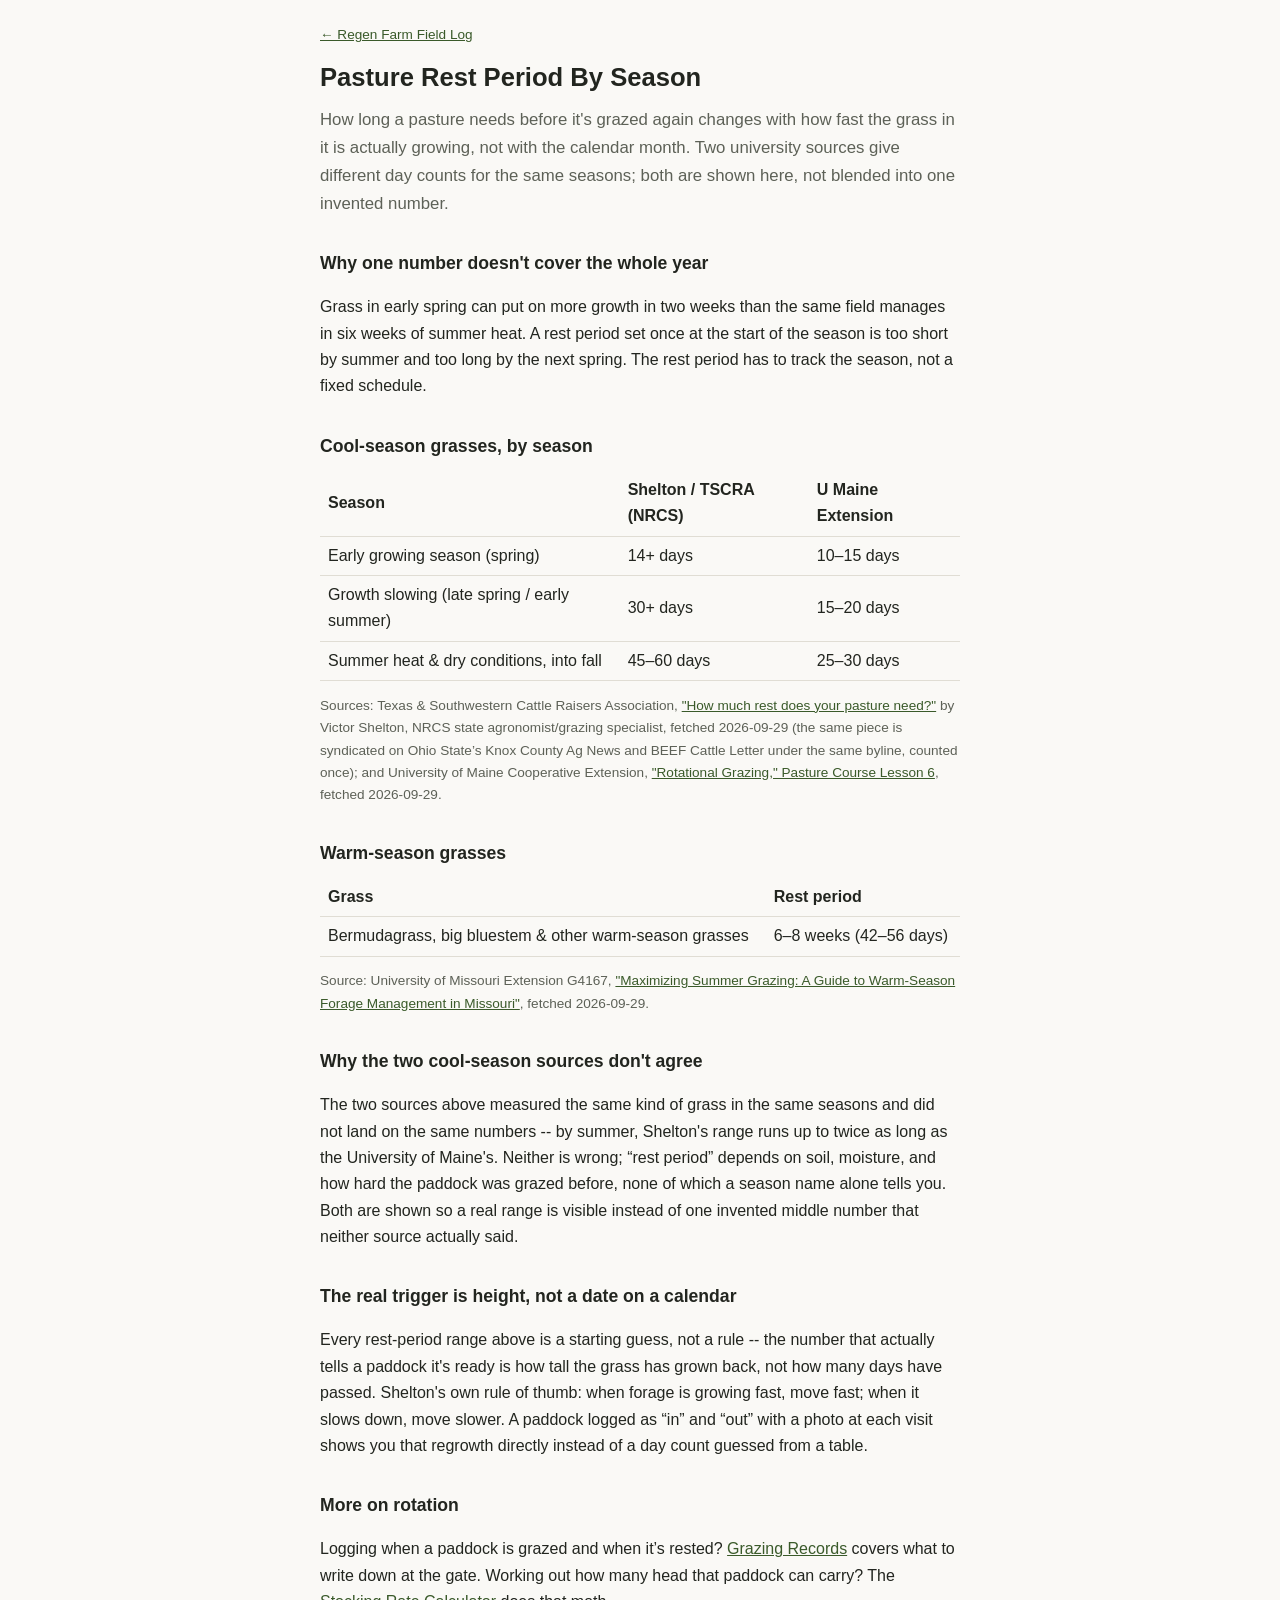
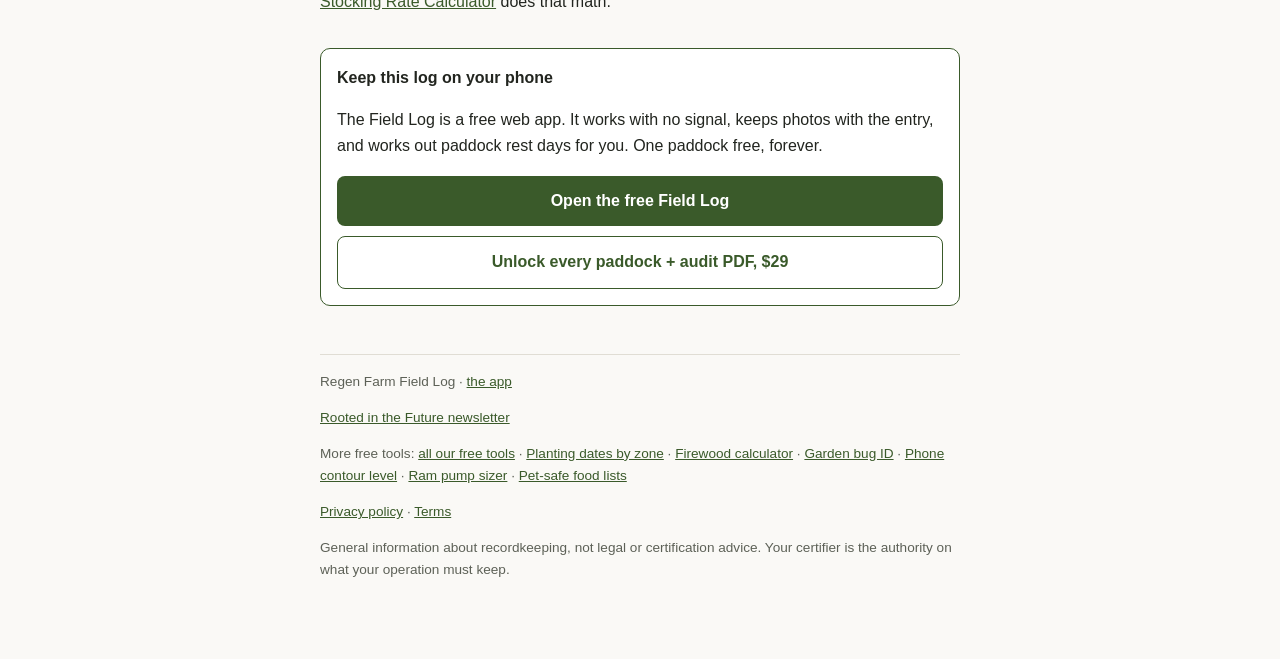
<file: pasture-rest-period/index.html>
<!DOCTYPE html>
<html lang="en">
<head>
<meta charset="UTF-8">
<meta name="viewport" content="width=device-width, initial-scale=1.0">
<title>Pasture Rest Period By Season: How Long to Rest Cool-Season and Warm-Season Grass</title>
<meta name="description" content="How many days a pasture needs to rest between grazings, by season, for cool-season and warm-season grass -- two university sources shown separately where they disagree, not averaged.">
<link rel="canonical" href="https://fscholtesdowd.github.io/regen-farm-log/pasture-rest-period/">
<!-- breadcrumb-schema-v1 -->
<script type="application/ld+json">{"@context": "https://schema.org", "@type": "BreadcrumbList", "itemListElement": [{"@type": "ListItem", "position": 1, "name": "Regen Farm Field Log", "item": "https://fscholtesdowd.github.io/regen-farm-log/"}, {"@type": "ListItem", "position": 2, "name": "Pasture Rest Period By Season", "item": "https://fscholtesdowd.github.io/regen-farm-log/pasture-rest-period/"}]}</script>
<style>
  :root { --bg:#faf9f6; --surface:#fff; --text:#22251f; --dim:#5d6157;
           --accent:#3a5a2a; --border:#e0ddd4; }
  * { box-sizing: border-box; }
  body { margin:0; background:var(--bg); color:var(--text);
         font: 16px/1.65 -apple-system, BlinkMacSystemFont, "Segoe UI", Roboto, sans-serif; }
  .wrap { max-width: 42rem; margin: 0 auto; padding: 24px 16px 64px; }
  a { color: var(--accent); }
  h1 { font-size: 1.6rem; line-height:1.25; margin: 0 0 4px; }
  h2 { font-size: 1.1rem; margin: 32px 0 8px; }
  .lede { font-size: 1.05rem; color: var(--dim); margin: 12px 0 8px; }
  .cta { background: var(--surface); border:1px solid var(--accent);
          border-radius:10px; padding:16px; margin:32px 0; }
  .cta-title { font-weight:600; margin-bottom:6px; }
  .btn { display:block; text-align:center; background:var(--accent); color:#fff;
          text-decoration:none; padding:12px; border-radius:8px; margin-top:10px;
          font-weight:600; }
  .btn.alt { background:var(--surface); color:var(--accent); border:1px solid var(--accent); }
  ol.cfr { background:var(--surface); border:1px solid var(--border);
            border-radius:8px; padding:14px 14px 14px 32px; }
  ol.cfr li { margin-bottom:8px; }
  .src { font-size:0.85rem; color:var(--dim); }
  .calcbox { background:var(--surface); border:1px solid var(--border);
              border-radius:10px; padding:16px; margin:20px 0; }
  .calc-row { display:flex; gap:14px; flex-wrap:wrap; margin-bottom:10px; }
  .calc-row label { flex:1 1 220px; display:flex; flex-direction:column;
                      font-size:0.85rem; color:var(--dim); gap:4px; }
  .calc-row input, .calc-row select { font-size:1rem; padding:8px;
        border:1px solid var(--border); border-radius:6px;
        background:var(--bg); color:var(--text); }
  .calc-out { margin-top:14px; }
  .calc-out .ok { color:var(--accent); }
  .calc-out .warn { color:#a14a2a; }
  @media (prefers-color-scheme: dark) { .calc-out .warn { color:#e0a082; } }
  table.calc-table { width:100%; border-collapse:collapse; margin-top:6px; }
  table.calc-table td { padding:6px 4px; border-bottom:1px solid var(--border); font-size:0.95rem; }
  table.calc-table td:first-child { color:var(--dim); }
  table.aue { width:100%; border-collapse:collapse; margin:10px 0; }
  table.aue th, table.aue td { text-align:left; padding:6px 8px; border-bottom:1px solid var(--border); }
  nav.crumbs { font-size:0.85rem; margin-bottom:16px; }
  footer { margin-top:48px; border-top:1px solid var(--border); padding-top:16px;
            font-size:0.85rem; color:var(--dim); }
  @media (prefers-color-scheme: dark) {
    :root { --bg:#14161a; --surface:#1c1f24; --text:#e8e6e1; --dim:#9aa090;
             --accent:#8fbf6a; --border:#2a2f36; }
    .btn { color:#14161a; }
  }
</style>
<!-- OG-TWITTER-TAGS-2026-10-01 -->
<meta property="og:type" content="website">
<meta property="og:title" content="Pasture Rest Period By Season: How Long to Rest Cool-Season and Warm-Season Grass">
<meta property="og:description" content="How many days a pasture needs to rest between grazings, by season, for cool-season and warm-season grass -- two university sources shown separately where they disagree, not averaged.">
<meta property="og:url" content="https://fscholtesdowd.github.io/regen-farm-log/pasture-rest-period/">
<meta property="og:image" content="https://fscholtesdowd.github.io/regen-farm-log/og-image.png">
<meta name="twitter:card" content="summary_large_image">
<meta name="twitter:title" content="Pasture Rest Period By Season: How Long to Rest Cool-Season and Warm-Season Grass">
<meta name="twitter:description" content="How many days a pasture needs to rest between grazings, by season, for cool-season and warm-season grass -- two university sources shown separately where they disagree, not averaged.">
<meta name="twitter:image" content="https://fscholtesdowd.github.io/regen-farm-log/og-image.png">
</head>
<body>
<div class="wrap">
<nav class="crumbs"><a href="https://fscholtesdowd.github.io/regen-farm-log/">&larr; Regen Farm Field Log</a></nav>
<h1>Pasture Rest Period By Season</h1>
<p class="lede">How long a pasture needs before it's grazed again changes with how fast the grass in it is actually growing, not with the calendar month. Two university sources give different day counts for the same seasons; both are shown here, not blended into one invented number.</p>
<h2>Why one number doesn&#x27;t cover the whole year</h2>
<p>Grass in early spring can put on more growth in two weeks than the same field manages in six weeks of summer heat. A rest period set once at the start of the season is too short by summer and too long by the next spring. The rest period has to track the season, not a fixed schedule.</p>
<h2>Cool-season grasses, by season</h2>
<table class="aue"><thead><tr><th>Season</th><th>Shelton / TSCRA (NRCS)</th><th>U Maine Extension</th></tr></thead><tbody>
  <tr><td>Early growing season (spring)</td><td>14+ days</td><td>10–15 days</td></tr>
  <tr><td>Growth slowing (late spring / early summer)</td><td>30+ days</td><td>15–20 days</td></tr>
  <tr><td>Summer heat &amp; dry conditions, into fall</td><td>45–60 days</td><td>25–30 days</td></tr>
</tbody></table><p class="src">Sources: Texas & Southwestern Cattle Raisers Association, <a href="https://tscra.org/how-much-rest-does-your-pasture-need/">"How much rest does your pasture need?"</a> by Victor Shelton, NRCS state agronomist/grazing specialist, fetched 2026-09-29 (the same piece is syndicated on Ohio State’s Knox County Ag News and BEEF Cattle Letter under the same byline, counted once); and University of Maine Cooperative Extension, <a href="https://extension.umaine.edu/livestock/pasture-course/lesson-6/rotational-grazing/">"Rotational Grazing," Pasture Course Lesson 6</a>, fetched 2026-09-29.</p>
<h2>Warm-season grasses</h2>
<table class="aue"><thead><tr><th>Grass</th><th>Rest period</th></tr></thead><tbody>
  <tr><td>Bermudagrass, big bluestem &amp; other warm-season grasses</td><td>6–8 weeks (42–56 days)</td></tr>
</tbody></table><p class="src">Source: University of Missouri Extension G4167, <a href="https://extension.missouri.edu/publications/g4167">"Maximizing Summer Grazing: A Guide to Warm-Season Forage Management in Missouri"</a>, fetched 2026-09-29.</p>
<h2>Why the two cool-season sources don&#x27;t agree</h2>
<p>The two sources above measured the same kind of grass in the same seasons and did not land on the same numbers -- by summer, Shelton&#x27;s range runs up to twice as long as the University of Maine&#x27;s. Neither is wrong; “rest period” depends on soil, moisture, and how hard the paddock was grazed before, none of which a season name alone tells you. Both are shown so a real range is visible instead of one invented middle number that neither source actually said.</p>
<h2>The real trigger is height, not a date on a calendar</h2>
<p>Every rest-period range above is a starting guess, not a rule -- the number that actually tells a paddock it&#x27;s ready is how tall the grass has grown back, not how many days have passed. Shelton&#x27;s own rule of thumb: when forage is growing fast, move fast; when it slows down, move slower. A paddock logged as “in” and “out” with a photo at each visit shows you that regrowth directly instead of a day count guessed from a table.</p>
<h2>More on rotation</h2>
<p>Logging when a paddock is grazed and when it’s rested? <a href="https://fscholtesdowd.github.io/regen-farm-log/grazing-records/">Grazing Records</a> covers what to write down at the gate. Working out how many head that paddock can carry? The <a href="https://fscholtesdowd.github.io/regen-farm-log/stocking-rate-calculator/">Stocking Rate Calculator</a> does that math.</p>
<div class="cta">
  <div class="cta-title">Keep this log on your phone</div>
  <p>The Field Log is a free web app. It works with no signal, keeps photos with
  the entry, and works out paddock rest days for you. One paddock free, forever.</p>
  <a class="btn" href="https://fscholtesdowd.github.io/regen-farm-log/">Open the free Field Log</a>
  <a class="btn alt" href="https://wealthywellness0.gumroad.com/l/regenfieldlog">Unlock every paddock + audit PDF, $29</a>
</div>
<footer>
  Regen Farm Field Log &middot; <a href="https://fscholtesdowd.github.io/regen-farm-log/">the app</a>
  <p class="fine"><a href="https://rootedinthefuture.beehiiv.com/subscribe?utm_source=regen-farm-log&amp;utm_medium=web&amp;utm_content=footer">Rooted in the Future newsletter</a></p>
  <p class="fine">More free tools: <a href="https://fscholtesdowd.github.io/">all our free tools</a> &middot; <a href="https://fscholtesdowd.github.io/planting-dates/">Planting dates by zone</a> &middot; <a href="https://fscholtesdowd.github.io/firewood-calculator/">Firewood calculator</a> &middot; <a href="https://fscholtesdowd.github.io/good-bug-bad-bug/">Garden bug ID</a> &middot; <a href="https://fscholtesdowd.github.io/contour-level/">Phone contour level</a> &middot; <a href="https://fscholtesdowd.github.io/ram-pump-sizer/">Ram pump sizer</a> &middot; <a href="https://fscholtesdowd.github.io/pet-safe-foods/">Pet-safe food lists</a></p>
  <p class="fine"><a href="https://fscholtesdowd.github.io/privacy/">Privacy policy</a> &middot; <a href="https://fscholtesdowd.github.io/terms/">Terms</a></p>
  <p>General information about recordkeeping, not legal or certification advice.
  Your certifier is the authority on what your operation must keep.</p>
</footer>
</div>
</body>
</html>
</file>
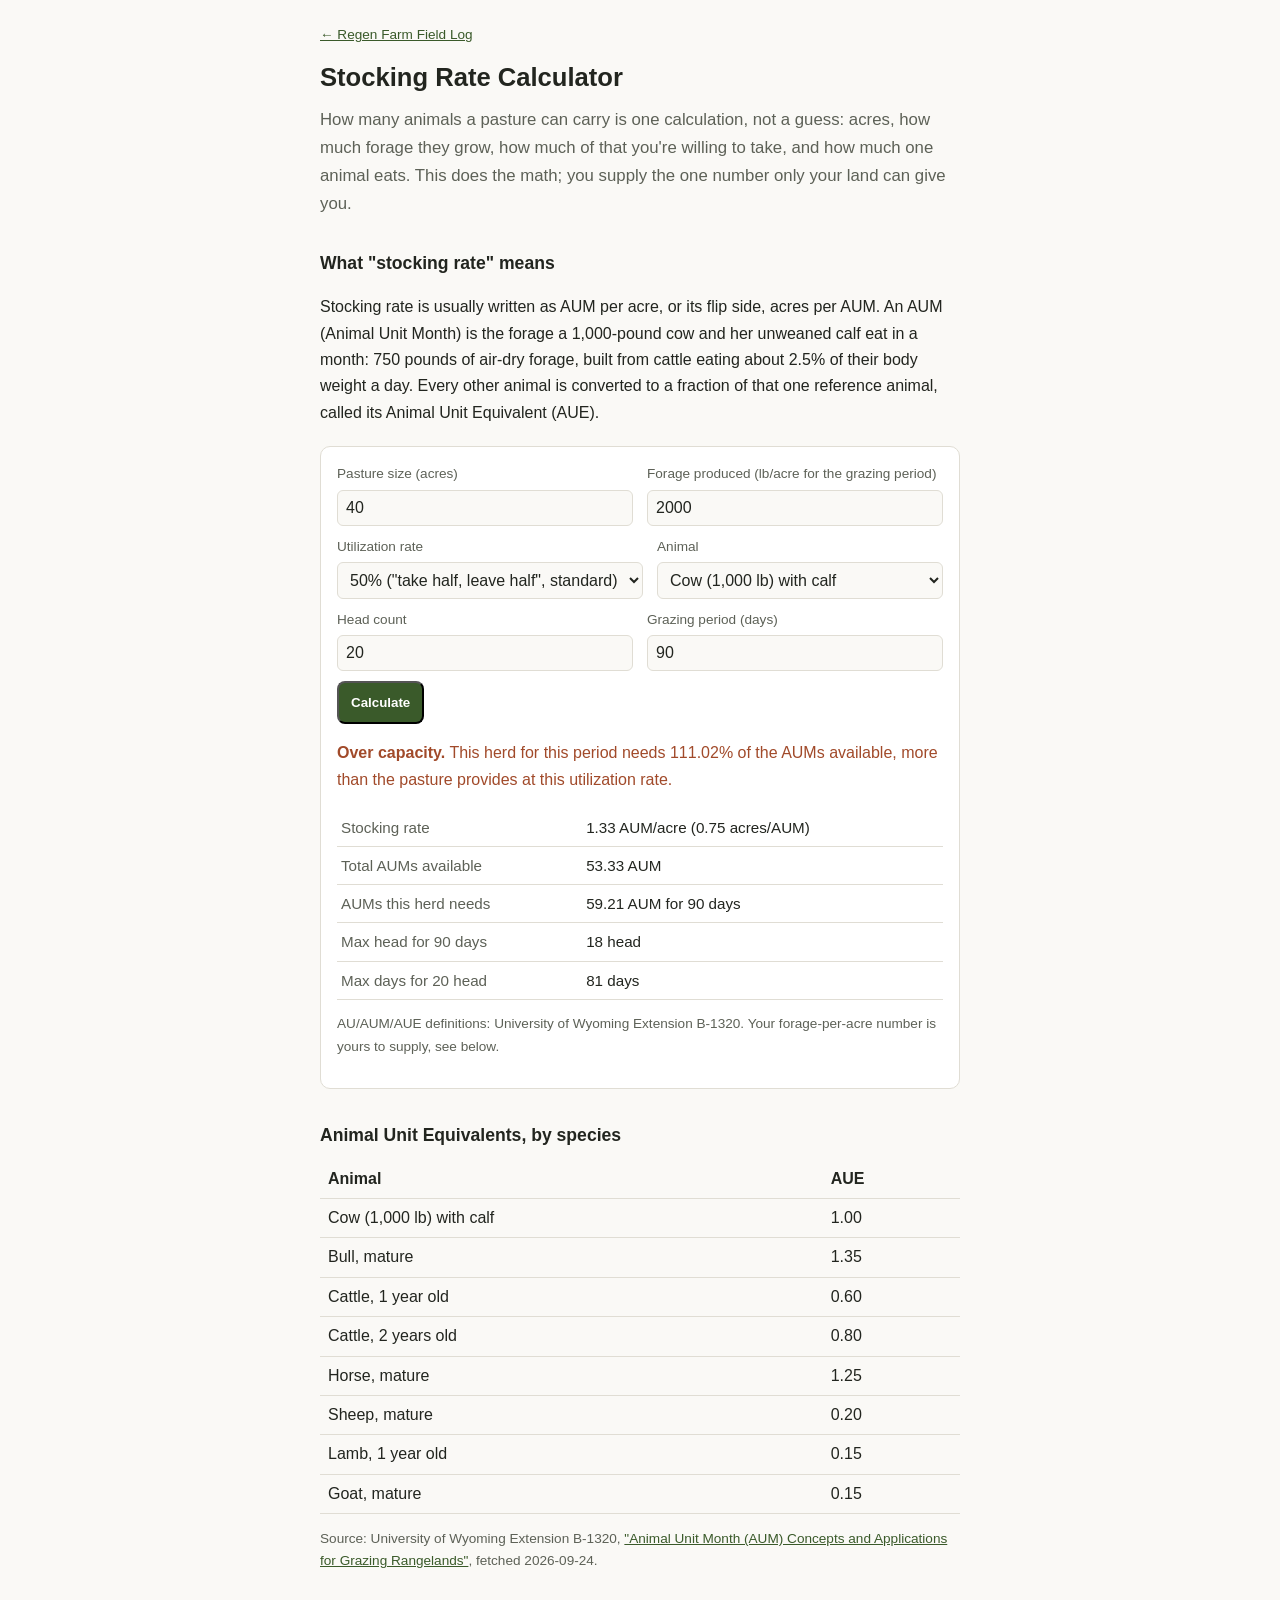
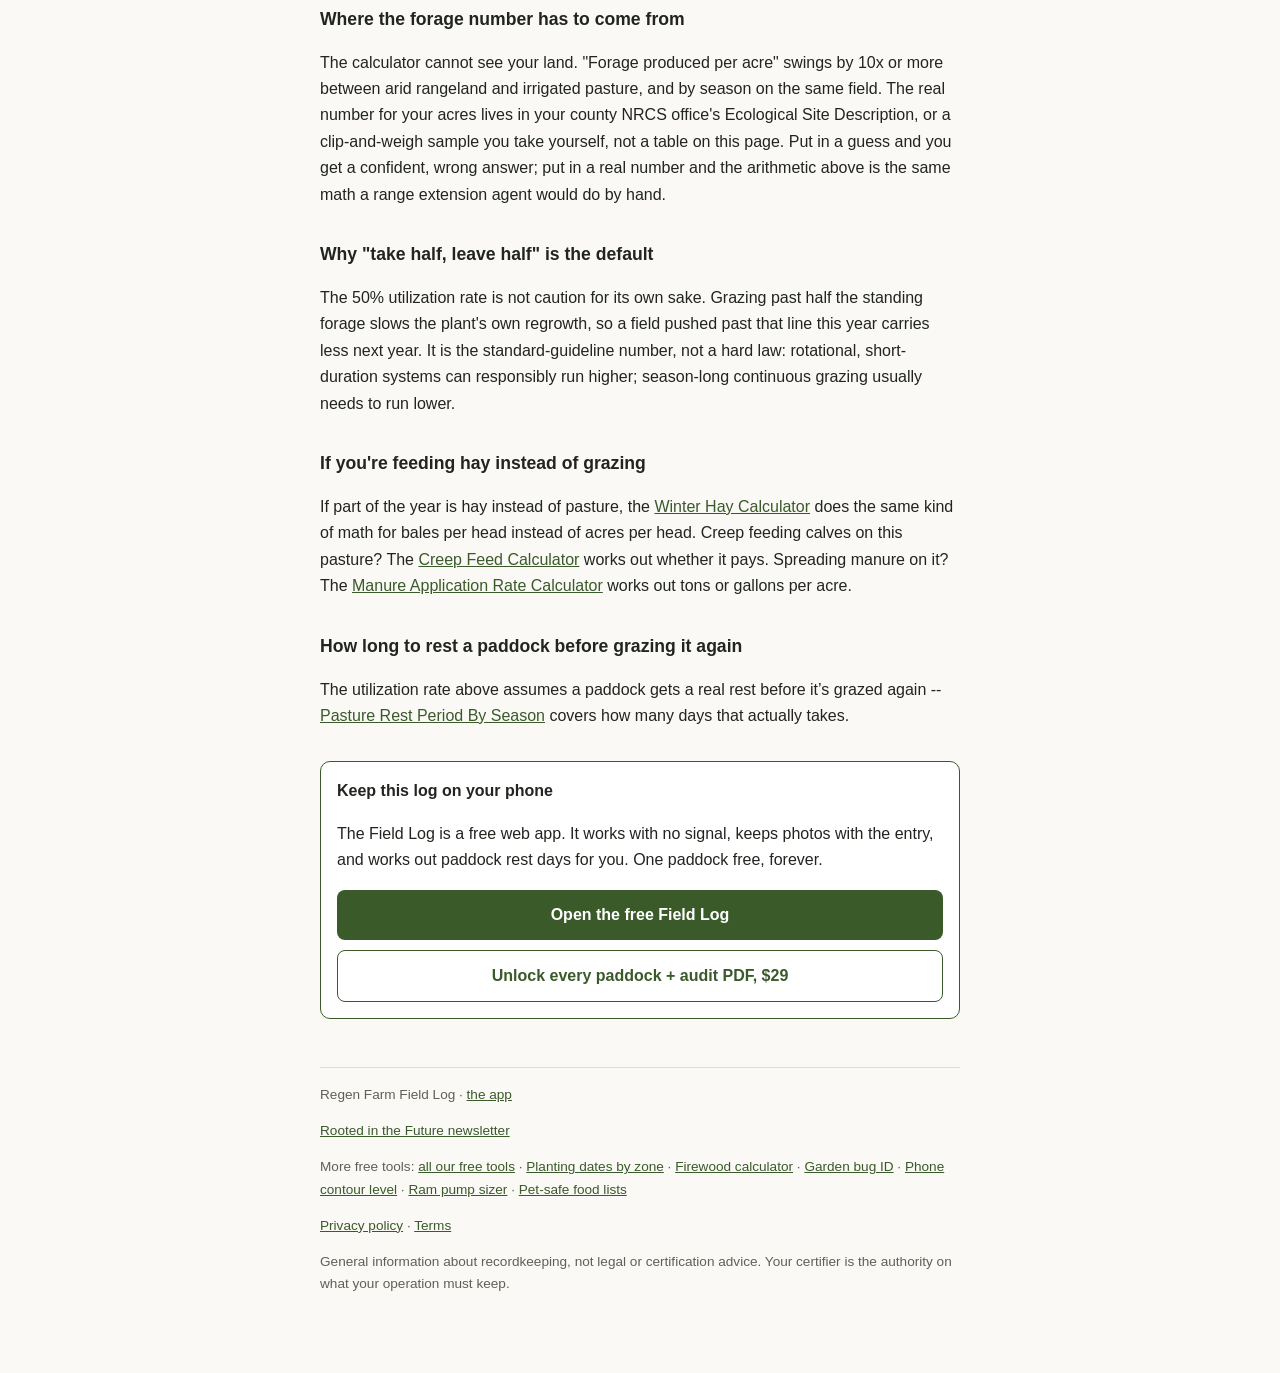
<file: stocking-rate-calculator/index.html>
<!DOCTYPE html>
<html lang="en">
<head>
<meta charset="UTF-8">
<meta name="viewport" content="width=device-width, initial-scale=1.0">
<title>Stocking Rate Calculator: How Many Cows, Sheep, Goats or Horses Per Acre</title>
<meta name="description" content="Free stocking rate / AUM calculator. Enter your acres and a forage estimate, pick your animal, get animal units, AUM/acre, and the head count your pasture can carry. Sourced, not guessed.">
<link rel="canonical" href="https://fscholtesdowd.github.io/regen-farm-log/stocking-rate-calculator/">
<!-- breadcrumb-schema-v1 -->
<script type="application/ld+json">{"@context": "https://schema.org", "@type": "BreadcrumbList", "itemListElement": [{"@type": "ListItem", "position": 1, "name": "Regen Farm Field Log", "item": "https://fscholtesdowd.github.io/regen-farm-log/"}, {"@type": "ListItem", "position": 2, "name": "Stocking Rate Calculator", "item": "https://fscholtesdowd.github.io/regen-farm-log/stocking-rate-calculator/"}]}</script>
<style>
  :root { --bg:#faf9f6; --surface:#fff; --text:#22251f; --dim:#5d6157;
           --accent:#3a5a2a; --border:#e0ddd4; }
  * { box-sizing: border-box; }
  body { margin:0; background:var(--bg); color:var(--text);
         font: 16px/1.65 -apple-system, BlinkMacSystemFont, "Segoe UI", Roboto, sans-serif; }
  .wrap { max-width: 42rem; margin: 0 auto; padding: 24px 16px 64px; }
  a { color: var(--accent); }
  h1 { font-size: 1.6rem; line-height:1.25; margin: 0 0 4px; }
  h2 { font-size: 1.1rem; margin: 32px 0 8px; }
  .lede { font-size: 1.05rem; color: var(--dim); margin: 12px 0 8px; }
  .cta { background: var(--surface); border:1px solid var(--accent);
          border-radius:10px; padding:16px; margin:32px 0; }
  .cta-title { font-weight:600; margin-bottom:6px; }
  .btn { display:block; text-align:center; background:var(--accent); color:#fff;
          text-decoration:none; padding:12px; border-radius:8px; margin-top:10px;
          font-weight:600; }
  .btn.alt { background:var(--surface); color:var(--accent); border:1px solid var(--accent); }
  ol.cfr { background:var(--surface); border:1px solid var(--border);
            border-radius:8px; padding:14px 14px 14px 32px; }
  ol.cfr li { margin-bottom:8px; }
  .src { font-size:0.85rem; color:var(--dim); }
  .calcbox { background:var(--surface); border:1px solid var(--border);
              border-radius:10px; padding:16px; margin:20px 0; }
  .calc-row { display:flex; gap:14px; flex-wrap:wrap; margin-bottom:10px; }
  .calc-row label { flex:1 1 220px; display:flex; flex-direction:column;
                      font-size:0.85rem; color:var(--dim); gap:4px; }
  .calc-row input, .calc-row select { font-size:1rem; padding:8px;
        border:1px solid var(--border); border-radius:6px;
        background:var(--bg); color:var(--text); }
  .calc-out { margin-top:14px; }
  .calc-out .ok { color:var(--accent); }
  .calc-out .warn { color:#a14a2a; }
  @media (prefers-color-scheme: dark) { .calc-out .warn { color:#e0a082; } }
  table.calc-table { width:100%; border-collapse:collapse; margin-top:6px; }
  table.calc-table td { padding:6px 4px; border-bottom:1px solid var(--border); font-size:0.95rem; }
  table.calc-table td:first-child { color:var(--dim); }
  table.aue { width:100%; border-collapse:collapse; margin:10px 0; }
  table.aue th, table.aue td { text-align:left; padding:6px 8px; border-bottom:1px solid var(--border); }
  nav.crumbs { font-size:0.85rem; margin-bottom:16px; }
  footer { margin-top:48px; border-top:1px solid var(--border); padding-top:16px;
            font-size:0.85rem; color:var(--dim); }
  @media (prefers-color-scheme: dark) {
    :root { --bg:#14161a; --surface:#1c1f24; --text:#e8e6e1; --dim:#9aa090;
             --accent:#8fbf6a; --border:#2a2f36; }
    .btn { color:#14161a; }
  }
</style>
<!-- OG-TWITTER-TAGS-2026-10-01 -->
<meta property="og:type" content="website">
<meta property="og:title" content="Stocking Rate Calculator: How Many Cows, Sheep, Goats or Horses Per Acre">
<meta property="og:description" content="Free stocking rate / AUM calculator. Enter your acres and a forage estimate, pick your animal, get animal units, AUM/acre, and the head count your pasture can carry. Sourced, not guessed.">
<meta property="og:url" content="https://fscholtesdowd.github.io/regen-farm-log/stocking-rate-calculator/">
<meta property="og:image" content="https://fscholtesdowd.github.io/regen-farm-log/og-image.png">
<meta name="twitter:card" content="summary_large_image">
<meta name="twitter:title" content="Stocking Rate Calculator: How Many Cows, Sheep, Goats or Horses Per Acre">
<meta name="twitter:description" content="Free stocking rate / AUM calculator. Enter your acres and a forage estimate, pick your animal, get animal units, AUM/acre, and the head count your pasture can carry. Sourced, not guessed.">
<meta name="twitter:image" content="https://fscholtesdowd.github.io/regen-farm-log/og-image.png">
</head>
<body>
<div class="wrap">
<nav class="crumbs"><a href="https://fscholtesdowd.github.io/regen-farm-log/">&larr; Regen Farm Field Log</a></nav>
<h1>Stocking Rate Calculator</h1>
<p class="lede">How many animals a pasture can carry is one calculation, not a guess: acres, how much forage they grow, how much of that you're willing to take, and how much one animal eats. This does the math; you supply the one number only your land can give you.</p>
<h2>What &quot;stocking rate&quot; means</h2>
<p>Stocking rate is usually written as AUM per acre, or its flip side, acres per AUM. An AUM (Animal Unit Month) is the forage a 1,000-pound cow and her unweaned calf eat in a month: 750 pounds of air-dry forage, built from cattle eating about 2.5% of their body weight a day. Every other animal is converted to a fraction of that one reference animal, called its Animal Unit Equivalent (AUE).</p>

<div class="calcbox">
  <div class="calc-row">
    <label>Pasture size (acres)<input type="number" id="c-acres" min="0.1" step="any" value="40"></label>
    <label>Forage produced (lb/acre for the grazing period)<input type="number" id="c-forage" min="1" step="any" value="2000"></label>
  </div>
  <div class="calc-row">
    <label>Utilization rate
      <select id="c-util">
        <option value="0.25">25% (conservative / arid rangeland)</option>
        <option value="0.5" selected>50% ("take half, leave half", standard)</option>
        <option value="0.6">60% (intensive rotational grazing)</option>
      </select>
    </label>
    <label>Animal
      <select id="c-species">
        <option value="1.00" selected>Cow (1,000 lb) with calf</option>
        <option value="1.35">Bull, mature</option>
        <option value="0.60">Cattle, 1 year old</option>
        <option value="0.80">Cattle, 2 years old</option>
        <option value="1.25">Horse, mature</option>
        <option value="0.20">Sheep, mature</option>
        <option value="0.15">Lamb, 1 year old</option>
        <option value="0.15">Goat, mature</option>
      </select>
    </label>
  </div>
  <div class="calc-row">
    <label>Head count<input type="number" id="c-head" min="1" step="1" value="20"></label>
    <label>Grazing period (days)<input type="number" id="c-days" min="1" step="1" value="90"></label>
  </div>
  <button type="button" id="c-run" class="btn" style="margin-top:4px;">Calculate</button>
  <div id="c-out" class="calc-out" aria-live="polite"></div>
</div>
<script>
(function(){
  var $=function(id){return document.getElementById(id);};
  function fmt(n){return Math.round(n*100)/100;}
  function run(){
    var acres=parseFloat($('c-acres').value)||0;
    var forage=parseFloat($('c-forage').value)||0;
    var util=parseFloat($('c-util').value)||0.5;
    var aue=parseFloat($('c-species').value)||1;
    var head=parseFloat($('c-head').value)||0;
    var days=parseFloat($('c-days').value)||0;
    var out=$('c-out');
    if(acres<=0||forage<=0||head<=0||days<=0){
      out.innerHTML='<p class="warn">Enter a value greater than zero in every field.</p>';
      return;
    }
    var usableLbs=acres*forage*util;
    var aumsAvailable=usableLbs/750;
    var aumsNeeded=head*aue*(days/30.4);
    var ratePerAcre=aumsAvailable/acres;
    var maxHead=Math.floor(aumsAvailable/(aue*(days/30.4)));
    var maxDays=Math.floor((aumsAvailable/(aue*head))*30.4);
    var pct=fmt((aumsNeeded/aumsAvailable)*100);
    var verdict = aumsNeeded<=aumsAvailable
      ? '<p class="ok"><strong>Within capacity.</strong> This herd for this period uses '+pct+'% of the AUMs your entered acreage/forage/utilization make available.</p>'
      : '<p class="warn"><strong>Over capacity.</strong> This herd for this period needs '+pct+'% of the AUMs available, more than the pasture provides at this utilization rate.</p>';
    out.innerHTML =
      verdict +
      '<table class="calc-table"><tbody>'+
      '<tr><td>Stocking rate</td><td>'+fmt(ratePerAcre)+' AUM/acre  ('+fmt(1/ratePerAcre)+' acres/AUM)</td></tr>'+
      '<tr><td>Total AUMs available</td><td>'+fmt(aumsAvailable)+' AUM</td></tr>'+
      '<tr><td>AUMs this herd needs</td><td>'+fmt(aumsNeeded)+' AUM for '+days+' days</td></tr>'+
      '<tr><td>Max head for '+days+' days</td><td>'+(maxHead>0?maxHead:0)+' head</td></tr>'+
      '<tr><td>Max days for '+head+' head</td><td>'+(maxDays>0?maxDays:0)+' days</td></tr>'+
      '</tbody></table>'+
      '<p class="src">AU/AUM/AUE definitions: University of Wyoming Extension B-1320. '+
      'Your forage-per-acre number is yours to supply, see below.</p>';
  }
  $('c-run').addEventListener('click', run);
  run();
})();
</script>

<h2>Animal Unit Equivalents, by species</h2>
<table class="aue"><thead><tr><th>Animal</th><th>AUE</th></tr></thead><tbody>
  <tr><td>Cow (1,000 lb) with calf</td><td>1.00</td></tr>
  <tr><td>Bull, mature</td><td>1.35</td></tr>
  <tr><td>Cattle, 1 year old</td><td>0.60</td></tr>
  <tr><td>Cattle, 2 years old</td><td>0.80</td></tr>
  <tr><td>Horse, mature</td><td>1.25</td></tr>
  <tr><td>Sheep, mature</td><td>0.20</td></tr>
  <tr><td>Lamb, 1 year old</td><td>0.15</td></tr>
  <tr><td>Goat, mature</td><td>0.15</td></tr>
</tbody></table><p class="src">Source: University of Wyoming Extension B-1320, <a href="https://wyoextension.org/publications/html/B1320/">"Animal Unit Month (AUM) Concepts and Applications for Grazing Rangelands"</a>, fetched 2026-09-24.</p>
<h2>Where the forage number has to come from</h2>
<p>The calculator cannot see your land. &quot;Forage produced per acre&quot; swings by 10x or more between arid rangeland and irrigated pasture, and by season on the same field. The real number for your acres lives in your county NRCS office&#x27;s Ecological Site Description, or a clip-and-weigh sample you take yourself, not a table on this page. Put in a guess and you get a confident, wrong answer; put in a real number and the arithmetic above is the same math a range extension agent would do by hand.</p>
<h2>Why &quot;take half, leave half&quot; is the default</h2>
<p>The 50% utilization rate is not caution for its own sake. Grazing past half the standing forage slows the plant&#x27;s own regrowth, so a field pushed past that line this year carries less next year. It is the standard-guideline number, not a hard law: rotational, short-duration systems can responsibly run higher; season-long continuous grazing usually needs to run lower.</p>
<h2>If you&#x27;re feeding hay instead of grazing</h2>
<p>If part of the year is hay instead of pasture, the <a href="https://fscholtesdowd.github.io/regen-farm-log/winter-hay-calculator/">Winter Hay Calculator</a> does the same kind of math for bales per head instead of acres per head. Creep feeding calves on this pasture? The <a href="https://fscholtesdowd.github.io/regen-farm-log/creep-feed-calculator/">Creep Feed Calculator</a> works out whether it pays. Spreading manure on it? The <a href="https://fscholtesdowd.github.io/regen-farm-log/manure-application-calculator/">Manure Application Rate Calculator</a> works out tons or gallons per acre.</p>
<h2>How long to rest a paddock before grazing it again</h2>
<p>The utilization rate above assumes a paddock gets a real rest before it’s grazed again -- <a href="https://fscholtesdowd.github.io/regen-farm-log/pasture-rest-period/">Pasture Rest Period By Season</a> covers how many days that actually takes.</p>
<div class="cta">
  <div class="cta-title">Keep this log on your phone</div>
  <p>The Field Log is a free web app. It works with no signal, keeps photos with
  the entry, and works out paddock rest days for you. One paddock free, forever.</p>
  <a class="btn" href="https://fscholtesdowd.github.io/regen-farm-log/">Open the free Field Log</a>
  <a class="btn alt" href="https://wealthywellness0.gumroad.com/l/regenfieldlog">Unlock every paddock + audit PDF, $29</a>
</div>
<footer>
  Regen Farm Field Log &middot; <a href="https://fscholtesdowd.github.io/regen-farm-log/">the app</a>
  <p class="fine"><a href="https://rootedinthefuture.beehiiv.com/subscribe?utm_source=regen-farm-log&amp;utm_medium=web&amp;utm_content=footer">Rooted in the Future newsletter</a></p>
  <p class="fine">More free tools: <a href="https://fscholtesdowd.github.io/">all our free tools</a> &middot; <a href="https://fscholtesdowd.github.io/planting-dates/">Planting dates by zone</a> &middot; <a href="https://fscholtesdowd.github.io/firewood-calculator/">Firewood calculator</a> &middot; <a href="https://fscholtesdowd.github.io/good-bug-bad-bug/">Garden bug ID</a> &middot; <a href="https://fscholtesdowd.github.io/contour-level/">Phone contour level</a> &middot; <a href="https://fscholtesdowd.github.io/ram-pump-sizer/">Ram pump sizer</a> &middot; <a href="https://fscholtesdowd.github.io/pet-safe-foods/">Pet-safe food lists</a></p>
  <p class="fine"><a href="https://fscholtesdowd.github.io/privacy/">Privacy policy</a> &middot; <a href="https://fscholtesdowd.github.io/terms/">Terms</a></p>
  <p>General information about recordkeeping, not legal or certification advice.
  Your certifier is the authority on what your operation must keep.</p>
</footer>
</div>
</body>
</html>
</file>
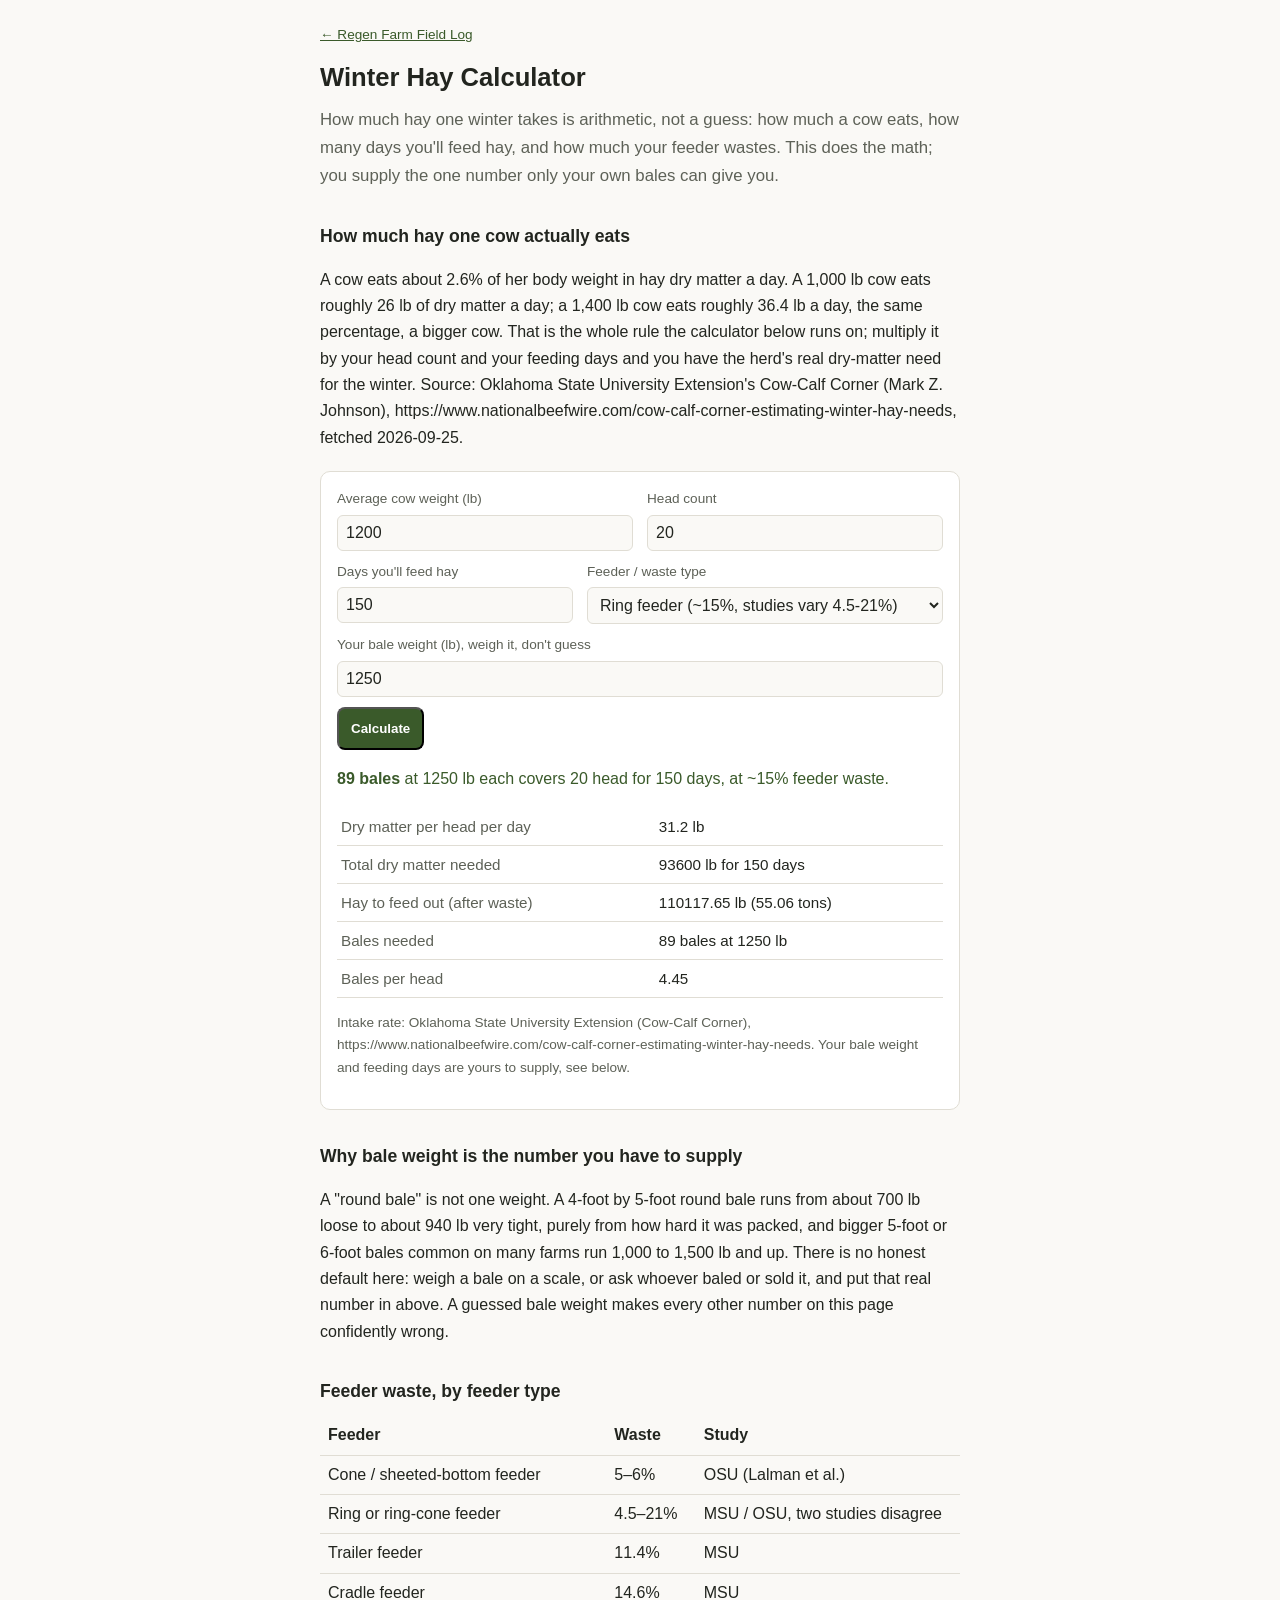
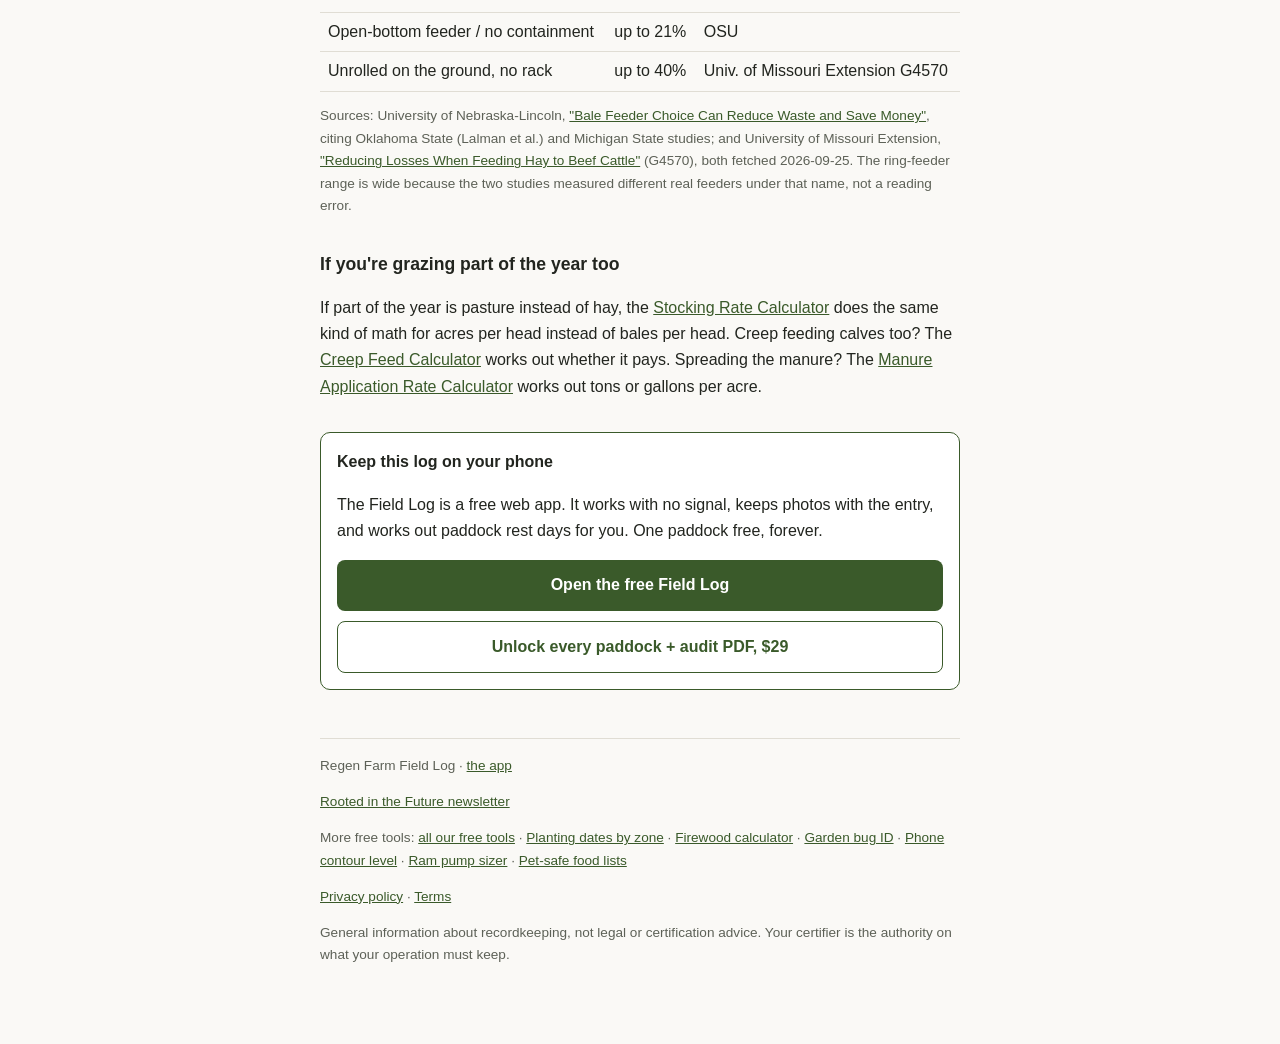
<file: winter-hay-calculator/index.html>
<!DOCTYPE html>
<html lang="en">
<head>
<meta charset="UTF-8">
<meta name="viewport" content="width=device-width, initial-scale=1.0">
<title>Winter Hay Calculator: How Many Bales Per Cow For Winter</title>
<meta name="description" content="Free winter hay calculator. Enter cow weight, head count and feeding days, pick a feeder type, get pounds of dry matter, total hay to buy, and bales needed. Sourced, not guessed.">
<link rel="canonical" href="https://fscholtesdowd.github.io/regen-farm-log/winter-hay-calculator/">
<!-- breadcrumb-schema-v1 -->
<script type="application/ld+json">{"@context": "https://schema.org", "@type": "BreadcrumbList", "itemListElement": [{"@type": "ListItem", "position": 1, "name": "Regen Farm Field Log", "item": "https://fscholtesdowd.github.io/regen-farm-log/"}, {"@type": "ListItem", "position": 2, "name": "Winter Hay Calculator", "item": "https://fscholtesdowd.github.io/regen-farm-log/winter-hay-calculator/"}]}</script>
<style>
  :root { --bg:#faf9f6; --surface:#fff; --text:#22251f; --dim:#5d6157;
           --accent:#3a5a2a; --border:#e0ddd4; }
  * { box-sizing: border-box; }
  body { margin:0; background:var(--bg); color:var(--text);
         font: 16px/1.65 -apple-system, BlinkMacSystemFont, "Segoe UI", Roboto, sans-serif; }
  .wrap { max-width: 42rem; margin: 0 auto; padding: 24px 16px 64px; }
  a { color: var(--accent); }
  h1 { font-size: 1.6rem; line-height:1.25; margin: 0 0 4px; }
  h2 { font-size: 1.1rem; margin: 32px 0 8px; }
  .lede { font-size: 1.05rem; color: var(--dim); margin: 12px 0 8px; }
  .cta { background: var(--surface); border:1px solid var(--accent);
          border-radius:10px; padding:16px; margin:32px 0; }
  .cta-title { font-weight:600; margin-bottom:6px; }
  .btn { display:block; text-align:center; background:var(--accent); color:#fff;
          text-decoration:none; padding:12px; border-radius:8px; margin-top:10px;
          font-weight:600; }
  .btn.alt { background:var(--surface); color:var(--accent); border:1px solid var(--accent); }
  ol.cfr { background:var(--surface); border:1px solid var(--border);
            border-radius:8px; padding:14px 14px 14px 32px; }
  ol.cfr li { margin-bottom:8px; }
  .src { font-size:0.85rem; color:var(--dim); }
  .calcbox { background:var(--surface); border:1px solid var(--border);
              border-radius:10px; padding:16px; margin:20px 0; }
  .calc-row { display:flex; gap:14px; flex-wrap:wrap; margin-bottom:10px; }
  .calc-row label { flex:1 1 220px; display:flex; flex-direction:column;
                      font-size:0.85rem; color:var(--dim); gap:4px; }
  .calc-row input, .calc-row select { font-size:1rem; padding:8px;
        border:1px solid var(--border); border-radius:6px;
        background:var(--bg); color:var(--text); }
  .calc-out { margin-top:14px; }
  .calc-out .ok { color:var(--accent); }
  .calc-out .warn { color:#a14a2a; }
  @media (prefers-color-scheme: dark) { .calc-out .warn { color:#e0a082; } }
  table.calc-table { width:100%; border-collapse:collapse; margin-top:6px; }
  table.calc-table td { padding:6px 4px; border-bottom:1px solid var(--border); font-size:0.95rem; }
  table.calc-table td:first-child { color:var(--dim); }
  table.aue { width:100%; border-collapse:collapse; margin:10px 0; }
  table.aue th, table.aue td { text-align:left; padding:6px 8px; border-bottom:1px solid var(--border); }
  nav.crumbs { font-size:0.85rem; margin-bottom:16px; }
  footer { margin-top:48px; border-top:1px solid var(--border); padding-top:16px;
            font-size:0.85rem; color:var(--dim); }
  @media (prefers-color-scheme: dark) {
    :root { --bg:#14161a; --surface:#1c1f24; --text:#e8e6e1; --dim:#9aa090;
             --accent:#8fbf6a; --border:#2a2f36; }
    .btn { color:#14161a; }
  }
</style>
<!-- OG-TWITTER-TAGS-2026-10-01 -->
<meta property="og:type" content="website">
<meta property="og:title" content="Winter Hay Calculator: How Many Bales Per Cow For Winter">
<meta property="og:description" content="Free winter hay calculator. Enter cow weight, head count and feeding days, pick a feeder type, get pounds of dry matter, total hay to buy, and bales needed. Sourced, not guessed.">
<meta property="og:url" content="https://fscholtesdowd.github.io/regen-farm-log/winter-hay-calculator/">
<meta property="og:image" content="https://fscholtesdowd.github.io/regen-farm-log/og-image.png">
<meta name="twitter:card" content="summary_large_image">
<meta name="twitter:title" content="Winter Hay Calculator: How Many Bales Per Cow For Winter">
<meta name="twitter:description" content="Free winter hay calculator. Enter cow weight, head count and feeding days, pick a feeder type, get pounds of dry matter, total hay to buy, and bales needed. Sourced, not guessed.">
<meta name="twitter:image" content="https://fscholtesdowd.github.io/regen-farm-log/og-image.png">
</head>
<body>
<div class="wrap">
<nav class="crumbs"><a href="https://fscholtesdowd.github.io/regen-farm-log/">&larr; Regen Farm Field Log</a></nav>
<h1>Winter Hay Calculator</h1>
<p class="lede">How much hay one winter takes is arithmetic, not a guess: how much a cow eats, how many days you'll feed hay, and how much your feeder wastes. This does the math; you supply the one number only your own bales can give you.</p>
<h2>How much hay one cow actually eats</h2>
<p>A cow eats about 2.6% of her body weight in hay dry matter a day. A 1,000 lb cow eats roughly 26 lb of dry matter a day; a 1,400 lb cow eats roughly 36.4 lb a day, the same percentage, a bigger cow. That is the whole rule the calculator below runs on; multiply it by your head count and your feeding days and you have the herd&#x27;s real dry-matter need for the winter. Source: Oklahoma State University Extension&#x27;s Cow-Calf Corner (Mark Z. Johnson), https://www.nationalbeefwire.com/cow-calf-corner-estimating-winter-hay-needs, fetched 2026-09-25.</p>

<div class="calcbox">
  <div class="calc-row">
    <label>Average cow weight (lb)<input type="number" id="h-weight" min="1" step="any" value="1200"></label>
    <label>Head count<input type="number" id="h-head" min="1" step="1" value="20"></label>
  </div>
  <div class="calc-row">
    <label>Days you'll feed hay<input type="number" id="h-days" min="1" step="1" value="150"></label>
    <label>Feeder / waste type
      <select id="h-waste">
        <option value="0.05">Cone / sheeted-bottom feeder (~5%)</option>
        <option value="0.15" selected>Ring feeder (~15%, studies vary 4.5-21%)</option>
        <option value="0.21">Open-bottom feeder, no containment (~21%)</option>
        <option value="0.40">Unrolled on the ground, no rack (up to 40%)</option>
      </select>
    </label>
  </div>
  <div class="calc-row">
    <label>Your bale weight (lb), weigh it, don't guess<input type="number" id="h-bale" min="1" step="any" value="1250"></label>
  </div>
  <button type="button" id="h-run" class="btn" style="margin-top:4px;">Calculate</button>
  <div id="h-out" class="calc-out" aria-live="polite"></div>
</div>
<script>
(function(){
  var $=function(id){return document.getElementById(id);};
  function fmt(n){return Math.round(n*100)/100;}
  function run(){
    var weight=parseFloat($('h-weight').value)||0;
    var head=parseFloat($('h-head').value)||0;
    var days=parseFloat($('h-days').value)||0;
    var waste=parseFloat($('h-waste').value)||0.15;
    var bale=parseFloat($('h-bale').value)||0;
    var out=$('h-out');
    if(weight<=0||head<=0||days<=0||bale<=0){
      out.innerHTML='<p class="warn">Enter a value greater than zero in every field.</p>';
      return;
    }
    var dailyDmPerHead=weight*0.026;
    var totalDm=dailyDmPerHead*head*days;
    var totalFedOut=totalDm/(1-waste);
    var totalTons=totalFedOut/2000;
    var bales=Math.ceil(totalFedOut/bale);
    var balesPerHead=fmt(bales/head);
    out.innerHTML =
      '<p class="ok"><strong>'+bales+' bales</strong> at '+bale+' lb each covers '+head+' head for '+days+' days, at ~'+Math.round(waste*100)+'% feeder waste.</p>'+
      '<table class="calc-table"><tbody>'+
      '<tr><td>Dry matter per head per day</td><td>'+fmt(dailyDmPerHead)+' lb</td></tr>'+
      '<tr><td>Total dry matter needed</td><td>'+fmt(totalDm)+' lb for '+days+' days</td></tr>'+
      '<tr><td>Hay to feed out (after waste)</td><td>'+fmt(totalFedOut)+' lb ('+fmt(totalTons)+' tons)</td></tr>'+
      '<tr><td>Bales needed</td><td>'+bales+' bales at '+bale+' lb</td></tr>'+
      '<tr><td>Bales per head</td><td>'+balesPerHead+'</td></tr>'+
      '</tbody></table>'+
      '<p class="src">Intake rate: Oklahoma State University Extension (Cow-Calf Corner), '+
      'https://www.nationalbeefwire.com/cow-calf-corner-estimating-winter-hay-needs. '+
      'Your bale weight and feeding days are yours to supply, see below.</p>';
  }
  $('h-run').addEventListener('click', run);
  run();
})();
</script>

<h2>Why bale weight is the number you have to supply</h2>
<p>A &quot;round bale&quot; is not one weight. A 4-foot by 5-foot round bale runs from about 700 lb loose to about 940 lb very tight, purely from how hard it was packed, and bigger 5-foot or 6-foot bales common on many farms run 1,000 to 1,500 lb and up. There is no honest default here: weigh a bale on a scale, or ask whoever baled or sold it, and put that real number in above. A guessed bale weight makes every other number on this page confidently wrong.</p>
<h2>Feeder waste, by feeder type</h2>
<table class="aue"><thead><tr><th>Feeder</th><th>Waste</th><th>Study</th></tr></thead><tbody>
  <tr><td>Cone / sheeted-bottom feeder</td><td>5–6%</td><td>OSU (Lalman et al.)</td></tr>
  <tr><td>Ring or ring-cone feeder</td><td>4.5–21%</td><td>MSU / OSU, two studies disagree</td></tr>
  <tr><td>Trailer feeder</td><td>11.4%</td><td>MSU</td></tr>
  <tr><td>Cradle feeder</td><td>14.6%</td><td>MSU</td></tr>
  <tr><td>Open-bottom feeder / no containment</td><td>up to 21%</td><td>OSU</td></tr>
  <tr><td>Unrolled on the ground, no rack</td><td>up to 40%</td><td>Univ. of Missouri Extension G4570</td></tr>
</tbody></table><p class="src">Sources: University of Nebraska-Lincoln, <a href="https://newsroom.unl.edu/announce/beef/2528/14323">"Bale Feeder Choice Can Reduce Waste and Save Money"</a>, citing Oklahoma State (Lalman et al.) and Michigan State studies; and University of Missouri Extension, <a href="https://extension.missouri.edu/publications/g4570">"Reducing Losses When Feeding Hay to Beef Cattle"</a> (G4570), both fetched 2026-09-25. The ring-feeder range is wide because the two studies measured different real feeders under that name, not a reading error.</p>
<h2>If you&#x27;re grazing part of the year too</h2>
<p>If part of the year is pasture instead of hay, the <a href="https://fscholtesdowd.github.io/regen-farm-log/stocking-rate-calculator/">Stocking Rate Calculator</a> does the same kind of math for acres per head instead of bales per head. Creep feeding calves too? The <a href="https://fscholtesdowd.github.io/regen-farm-log/creep-feed-calculator/">Creep Feed Calculator</a> works out whether it pays. Spreading the manure? The <a href="https://fscholtesdowd.github.io/regen-farm-log/manure-application-calculator/">Manure Application Rate Calculator</a> works out tons or gallons per acre.</p>
<div class="cta">
  <div class="cta-title">Keep this log on your phone</div>
  <p>The Field Log is a free web app. It works with no signal, keeps photos with
  the entry, and works out paddock rest days for you. One paddock free, forever.</p>
  <a class="btn" href="https://fscholtesdowd.github.io/regen-farm-log/">Open the free Field Log</a>
  <a class="btn alt" href="https://wealthywellness0.gumroad.com/l/regenfieldlog">Unlock every paddock + audit PDF, $29</a>
</div>
<footer>
  Regen Farm Field Log &middot; <a href="https://fscholtesdowd.github.io/regen-farm-log/">the app</a>
  <p class="fine"><a href="https://rootedinthefuture.beehiiv.com/subscribe?utm_source=regen-farm-log&amp;utm_medium=web&amp;utm_content=footer">Rooted in the Future newsletter</a></p>
  <p class="fine">More free tools: <a href="https://fscholtesdowd.github.io/">all our free tools</a> &middot; <a href="https://fscholtesdowd.github.io/planting-dates/">Planting dates by zone</a> &middot; <a href="https://fscholtesdowd.github.io/firewood-calculator/">Firewood calculator</a> &middot; <a href="https://fscholtesdowd.github.io/good-bug-bad-bug/">Garden bug ID</a> &middot; <a href="https://fscholtesdowd.github.io/contour-level/">Phone contour level</a> &middot; <a href="https://fscholtesdowd.github.io/ram-pump-sizer/">Ram pump sizer</a> &middot; <a href="https://fscholtesdowd.github.io/pet-safe-foods/">Pet-safe food lists</a></p>
  <p class="fine"><a href="https://fscholtesdowd.github.io/privacy/">Privacy policy</a> &middot; <a href="https://fscholtesdowd.github.io/terms/">Terms</a></p>
  <p>General information about recordkeeping, not legal or certification advice.
  Your certifier is the authority on what your operation must keep.</p>
</footer>
</div>
</body>
</html>
</file>
